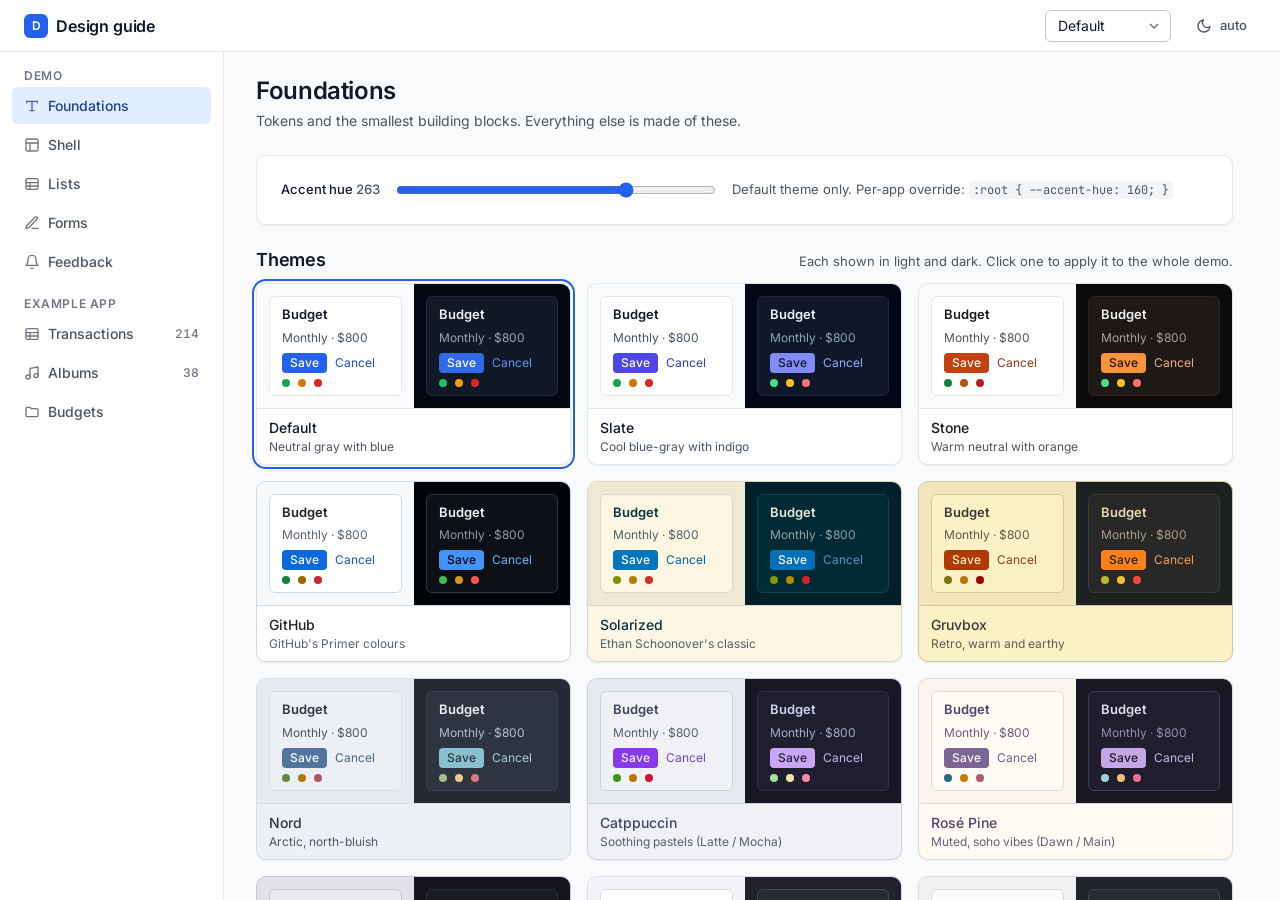
<file: design_guide/demo/index.html>
<!DOCTYPE html>
<html lang="en">
<head>
  <meta charset="UTF-8">
  <meta name="viewport" content="width=device-width, initial-scale=1.0, viewport-fit=cover">
  <title>Foundations · Design guide</title>
  <link rel="stylesheet" href="../design.css">
  <link rel="stylesheet" href="../themes.css">
  <link rel="stylesheet" href="demo.css">
  <script src="../design.js" defer></script>
  <script src="demo.js"></script>
</head>
<body class="app">

  <header class="app-header">
    <a class="brand" href="index.html"><span class="brand-mark">D</span>Design guide</a>
    <div id="flash" class="flash-region" role="status" aria-live="polite"></div>
    <select class="w-auto" data-demo-theme-select aria-label="Theme">
      <option value="default">Default</option>
      <option value="slate">Slate</option>
      <option value="stone">Stone</option>
      <option value="github">GitHub</option>
      <option value="solarized">Solarized</option>
      <option value="gruvbox">Gruvbox</option>
      <option value="nord">Nord</option>
      <option value="catppuccin">Catppuccin</option>
      <option value="rose-pine">Rosé Pine</option>
      <option value="tokyo-night">Tokyo Night</option>
      <option value="dracula">Dracula</option>
      <option value="one">One</option>
      <option value="everforest">Everforest</option>
      <option value="kanagawa">Kanagawa</option>
      <option value="sepia">Sepia</option>
    </select>
    <button type="button" class="ghost small" data-demo-mode title="Cycle mode: auto / light / dark"><svg viewBox="0 0 24 24" fill="none" stroke="currentColor" stroke-width="2" stroke-linecap="round" stroke-linejoin="round" aria-hidden="true"><path d="M21 12.8A9 9 0 1111.2 3a7 7 0 009.8 9.8z"/></svg><span class="label hide-narrow">auto</span></button>
  </header>

  <nav class="sidenav" aria-label="Main">
    <h2>Demo</h2>
    <ul>
        <li><a href="index.html" aria-current="page"><svg viewBox="0 0 24 24" fill="none" stroke="currentColor" stroke-width="2" stroke-linecap="round" stroke-linejoin="round" aria-hidden="true"><path d="M4 7V5h16v2M9 19h6M12 5v14"/></svg><span>Foundations</span></a></li>
        <li><a href="shell.html"><svg viewBox="0 0 24 24" fill="none" stroke="currentColor" stroke-width="2" stroke-linecap="round" stroke-linejoin="round" aria-hidden="true"><rect x="3" y="3" width="18" height="18" rx="2"/><path d="M3 9h18M9 9v12"/></svg><span>Shell</span></a></li>
        <li><a href="lists.html"><svg viewBox="0 0 24 24" fill="none" stroke="currentColor" stroke-width="2" stroke-linecap="round" stroke-linejoin="round" aria-hidden="true"><rect x="3" y="4" width="18" height="16" rx="2"/><path d="M3 10h18M3 15h18M9 10v10"/></svg><span>Lists</span></a></li>
        <li><a href="forms.html"><svg viewBox="0 0 24 24" fill="none" stroke="currentColor" stroke-width="2" stroke-linecap="round" stroke-linejoin="round" aria-hidden="true"><path d="M12 20h9"/><path d="M16.5 3.5a2.1 2.1 0 013 3L7 19l-4 1 1-4z"/></svg><span>Forms</span></a></li>
        <li><a href="feedback.html"><svg viewBox="0 0 24 24" fill="none" stroke="currentColor" stroke-width="2" stroke-linecap="round" stroke-linejoin="round" aria-hidden="true"><path d="M6 8a6 6 0 0112 0c0 7 3 9 3 9H3s3-2 3-9"/><path d="M10.3 21a1.94 1.94 0 003.4 0"/></svg><span>Feedback</span></a></li>
    </ul>
    <h2 class="hide-narrow">Example app</h2>
    <ul class="hide-narrow">
      <li><a href="lists.html#table-view"><svg viewBox="0 0 24 24" fill="none" stroke="currentColor" stroke-width="2" stroke-linecap="round" stroke-linejoin="round" aria-hidden="true"><rect x="3" y="4" width="18" height="16" rx="2"/><path d="M3 10h18M3 15h18M9 10v10"/></svg>Transactions <span class="count">214</span></a></li>
      <li><a href="lists.html#tile-view"><svg viewBox="0 0 24 24" fill="none" stroke="currentColor" stroke-width="2" stroke-linecap="round" stroke-linejoin="round" aria-hidden="true"><path d="M9 18V5l12-2v13"/><circle cx="6" cy="18" r="3"/><circle cx="18" cy="16" r="3"/></svg>Albums <span class="count">38</span></a></li>
      <li><a href="forms.html#inline-form"><svg viewBox="0 0 24 24" fill="none" stroke="currentColor" stroke-width="2" stroke-linecap="round" stroke-linejoin="round" aria-hidden="true"><path d="M3 7a2 2 0 012-2h4l2 2h8a2 2 0 012 2v8a2 2 0 01-2 2H5a2 2 0 01-2-2z"/></svg>Budgets</a></li>
    </ul>
  </nav>

  <main>
    <div class="page">
      <header class="page-header">
        <div class="title-row">
          <div>
            <h1>Foundations</h1>
            <p class="subtitle">Tokens and the smallest building blocks. Everything else is made of these.</p>
          </div>
        </div>
      </header>

      <div class="card">
        <div class="card-body cluster gap-4">
          <label for="hue" class="small">Accent hue <span class="muted num" data-demo-hue-value>263</span></label>
          <input id="hue" type="range" min="0" max="360" step="1" data-demo-hue style="max-width: 20rem">
          <span class="small muted">Default theme only. Per-app override: <code>:root { --accent-hue: 160; }</code></span>
        </div>
      </div>

      <section class="section" id="themes">
        <header><h2>Themes</h2><span class="small muted">Each shown in light and dark. Click one to apply it to the whole demo.</span></header>
        <div class="theme-grid">
          <button type="button" class="theme-card" data-theme="default" data-demo-set-theme="default" aria-label="Use Default theme">
            <div class="tp"><div class="tp-half" data-mode="light">
              <div class="tp-surface">
                <div class="tp-title">Budget</div>
                <div class="tp-muted">Monthly · $800</div>
                <div class="tp-row"><span class="tp-btn">Save</span><span class="tp-link">Cancel</span></div>
                <div class="tp-row"><span class="tp-dot" style="background:var(--color-success)"></span><span class="tp-dot" style="background:var(--color-warning)"></span><span class="tp-dot" style="background:var(--color-danger)"></span></div>
              </div>
            </div><div class="tp-half" data-mode="dark">
              <div class="tp-surface">
                <div class="tp-title">Budget</div>
                <div class="tp-muted">Monthly · $800</div>
                <div class="tp-row"><span class="tp-btn">Save</span><span class="tp-link">Cancel</span></div>
                <div class="tp-row"><span class="tp-dot" style="background:var(--color-success)"></span><span class="tp-dot" style="background:var(--color-warning)"></span><span class="tp-dot" style="background:var(--color-danger)"></span></div>
              </div>
            </div></div>
            <div class="tc-label"><span class="medium">Default</span><span class="xsmall muted">Neutral gray with blue</span></div>
          </button>
          <button type="button" class="theme-card" data-theme="slate" data-demo-set-theme="slate" aria-label="Use Slate theme">
            <div class="tp"><div class="tp-half" data-mode="light">
              <div class="tp-surface">
                <div class="tp-title">Budget</div>
                <div class="tp-muted">Monthly · $800</div>
                <div class="tp-row"><span class="tp-btn">Save</span><span class="tp-link">Cancel</span></div>
                <div class="tp-row"><span class="tp-dot" style="background:var(--color-success)"></span><span class="tp-dot" style="background:var(--color-warning)"></span><span class="tp-dot" style="background:var(--color-danger)"></span></div>
              </div>
            </div><div class="tp-half" data-mode="dark">
              <div class="tp-surface">
                <div class="tp-title">Budget</div>
                <div class="tp-muted">Monthly · $800</div>
                <div class="tp-row"><span class="tp-btn">Save</span><span class="tp-link">Cancel</span></div>
                <div class="tp-row"><span class="tp-dot" style="background:var(--color-success)"></span><span class="tp-dot" style="background:var(--color-warning)"></span><span class="tp-dot" style="background:var(--color-danger)"></span></div>
              </div>
            </div></div>
            <div class="tc-label"><span class="medium">Slate</span><span class="xsmall muted">Cool blue-gray with indigo</span></div>
          </button>
          <button type="button" class="theme-card" data-theme="stone" data-demo-set-theme="stone" aria-label="Use Stone theme">
            <div class="tp"><div class="tp-half" data-mode="light">
              <div class="tp-surface">
                <div class="tp-title">Budget</div>
                <div class="tp-muted">Monthly · $800</div>
                <div class="tp-row"><span class="tp-btn">Save</span><span class="tp-link">Cancel</span></div>
                <div class="tp-row"><span class="tp-dot" style="background:var(--color-success)"></span><span class="tp-dot" style="background:var(--color-warning)"></span><span class="tp-dot" style="background:var(--color-danger)"></span></div>
              </div>
            </div><div class="tp-half" data-mode="dark">
              <div class="tp-surface">
                <div class="tp-title">Budget</div>
                <div class="tp-muted">Monthly · $800</div>
                <div class="tp-row"><span class="tp-btn">Save</span><span class="tp-link">Cancel</span></div>
                <div class="tp-row"><span class="tp-dot" style="background:var(--color-success)"></span><span class="tp-dot" style="background:var(--color-warning)"></span><span class="tp-dot" style="background:var(--color-danger)"></span></div>
              </div>
            </div></div>
            <div class="tc-label"><span class="medium">Stone</span><span class="xsmall muted">Warm neutral with orange</span></div>
          </button>
          <button type="button" class="theme-card" data-theme="github" data-demo-set-theme="github" aria-label="Use GitHub theme">
            <div class="tp"><div class="tp-half" data-mode="light">
              <div class="tp-surface">
                <div class="tp-title">Budget</div>
                <div class="tp-muted">Monthly · $800</div>
                <div class="tp-row"><span class="tp-btn">Save</span><span class="tp-link">Cancel</span></div>
                <div class="tp-row"><span class="tp-dot" style="background:var(--color-success)"></span><span class="tp-dot" style="background:var(--color-warning)"></span><span class="tp-dot" style="background:var(--color-danger)"></span></div>
              </div>
            </div><div class="tp-half" data-mode="dark">
              <div class="tp-surface">
                <div class="tp-title">Budget</div>
                <div class="tp-muted">Monthly · $800</div>
                <div class="tp-row"><span class="tp-btn">Save</span><span class="tp-link">Cancel</span></div>
                <div class="tp-row"><span class="tp-dot" style="background:var(--color-success)"></span><span class="tp-dot" style="background:var(--color-warning)"></span><span class="tp-dot" style="background:var(--color-danger)"></span></div>
              </div>
            </div></div>
            <div class="tc-label"><span class="medium">GitHub</span><span class="xsmall muted">GitHub's Primer colours</span></div>
          </button>
          <button type="button" class="theme-card" data-theme="solarized" data-demo-set-theme="solarized" aria-label="Use Solarized theme">
            <div class="tp"><div class="tp-half" data-mode="light">
              <div class="tp-surface">
                <div class="tp-title">Budget</div>
                <div class="tp-muted">Monthly · $800</div>
                <div class="tp-row"><span class="tp-btn">Save</span><span class="tp-link">Cancel</span></div>
                <div class="tp-row"><span class="tp-dot" style="background:var(--color-success)"></span><span class="tp-dot" style="background:var(--color-warning)"></span><span class="tp-dot" style="background:var(--color-danger)"></span></div>
              </div>
            </div><div class="tp-half" data-mode="dark">
              <div class="tp-surface">
                <div class="tp-title">Budget</div>
                <div class="tp-muted">Monthly · $800</div>
                <div class="tp-row"><span class="tp-btn">Save</span><span class="tp-link">Cancel</span></div>
                <div class="tp-row"><span class="tp-dot" style="background:var(--color-success)"></span><span class="tp-dot" style="background:var(--color-warning)"></span><span class="tp-dot" style="background:var(--color-danger)"></span></div>
              </div>
            </div></div>
            <div class="tc-label"><span class="medium">Solarized</span><span class="xsmall muted">Ethan Schoonover's classic</span></div>
          </button>
          <button type="button" class="theme-card" data-theme="gruvbox" data-demo-set-theme="gruvbox" aria-label="Use Gruvbox theme">
            <div class="tp"><div class="tp-half" data-mode="light">
              <div class="tp-surface">
                <div class="tp-title">Budget</div>
                <div class="tp-muted">Monthly · $800</div>
                <div class="tp-row"><span class="tp-btn">Save</span><span class="tp-link">Cancel</span></div>
                <div class="tp-row"><span class="tp-dot" style="background:var(--color-success)"></span><span class="tp-dot" style="background:var(--color-warning)"></span><span class="tp-dot" style="background:var(--color-danger)"></span></div>
              </div>
            </div><div class="tp-half" data-mode="dark">
              <div class="tp-surface">
                <div class="tp-title">Budget</div>
                <div class="tp-muted">Monthly · $800</div>
                <div class="tp-row"><span class="tp-btn">Save</span><span class="tp-link">Cancel</span></div>
                <div class="tp-row"><span class="tp-dot" style="background:var(--color-success)"></span><span class="tp-dot" style="background:var(--color-warning)"></span><span class="tp-dot" style="background:var(--color-danger)"></span></div>
              </div>
            </div></div>
            <div class="tc-label"><span class="medium">Gruvbox</span><span class="xsmall muted">Retro, warm and earthy</span></div>
          </button>
          <button type="button" class="theme-card" data-theme="nord" data-demo-set-theme="nord" aria-label="Use Nord theme">
            <div class="tp"><div class="tp-half" data-mode="light">
              <div class="tp-surface">
                <div class="tp-title">Budget</div>
                <div class="tp-muted">Monthly · $800</div>
                <div class="tp-row"><span class="tp-btn">Save</span><span class="tp-link">Cancel</span></div>
                <div class="tp-row"><span class="tp-dot" style="background:var(--color-success)"></span><span class="tp-dot" style="background:var(--color-warning)"></span><span class="tp-dot" style="background:var(--color-danger)"></span></div>
              </div>
            </div><div class="tp-half" data-mode="dark">
              <div class="tp-surface">
                <div class="tp-title">Budget</div>
                <div class="tp-muted">Monthly · $800</div>
                <div class="tp-row"><span class="tp-btn">Save</span><span class="tp-link">Cancel</span></div>
                <div class="tp-row"><span class="tp-dot" style="background:var(--color-success)"></span><span class="tp-dot" style="background:var(--color-warning)"></span><span class="tp-dot" style="background:var(--color-danger)"></span></div>
              </div>
            </div></div>
            <div class="tc-label"><span class="medium">Nord</span><span class="xsmall muted">Arctic, north-bluish</span></div>
          </button>
          <button type="button" class="theme-card" data-theme="catppuccin" data-demo-set-theme="catppuccin" aria-label="Use Catppuccin theme">
            <div class="tp"><div class="tp-half" data-mode="light">
              <div class="tp-surface">
                <div class="tp-title">Budget</div>
                <div class="tp-muted">Monthly · $800</div>
                <div class="tp-row"><span class="tp-btn">Save</span><span class="tp-link">Cancel</span></div>
                <div class="tp-row"><span class="tp-dot" style="background:var(--color-success)"></span><span class="tp-dot" style="background:var(--color-warning)"></span><span class="tp-dot" style="background:var(--color-danger)"></span></div>
              </div>
            </div><div class="tp-half" data-mode="dark">
              <div class="tp-surface">
                <div class="tp-title">Budget</div>
                <div class="tp-muted">Monthly · $800</div>
                <div class="tp-row"><span class="tp-btn">Save</span><span class="tp-link">Cancel</span></div>
                <div class="tp-row"><span class="tp-dot" style="background:var(--color-success)"></span><span class="tp-dot" style="background:var(--color-warning)"></span><span class="tp-dot" style="background:var(--color-danger)"></span></div>
              </div>
            </div></div>
            <div class="tc-label"><span class="medium">Catppuccin</span><span class="xsmall muted">Soothing pastels (Latte / Mocha)</span></div>
          </button>
          <button type="button" class="theme-card" data-theme="rose-pine" data-demo-set-theme="rose-pine" aria-label="Use Rosé Pine theme">
            <div class="tp"><div class="tp-half" data-mode="light">
              <div class="tp-surface">
                <div class="tp-title">Budget</div>
                <div class="tp-muted">Monthly · $800</div>
                <div class="tp-row"><span class="tp-btn">Save</span><span class="tp-link">Cancel</span></div>
                <div class="tp-row"><span class="tp-dot" style="background:var(--color-success)"></span><span class="tp-dot" style="background:var(--color-warning)"></span><span class="tp-dot" style="background:var(--color-danger)"></span></div>
              </div>
            </div><div class="tp-half" data-mode="dark">
              <div class="tp-surface">
                <div class="tp-title">Budget</div>
                <div class="tp-muted">Monthly · $800</div>
                <div class="tp-row"><span class="tp-btn">Save</span><span class="tp-link">Cancel</span></div>
                <div class="tp-row"><span class="tp-dot" style="background:var(--color-success)"></span><span class="tp-dot" style="background:var(--color-warning)"></span><span class="tp-dot" style="background:var(--color-danger)"></span></div>
              </div>
            </div></div>
            <div class="tc-label"><span class="medium">Rosé Pine</span><span class="xsmall muted">Muted, soho vibes (Dawn / Main)</span></div>
          </button>
          <button type="button" class="theme-card" data-theme="tokyo-night" data-demo-set-theme="tokyo-night" aria-label="Use Tokyo Night theme">
            <div class="tp"><div class="tp-half" data-mode="light">
              <div class="tp-surface">
                <div class="tp-title">Budget</div>
                <div class="tp-muted">Monthly · $800</div>
                <div class="tp-row"><span class="tp-btn">Save</span><span class="tp-link">Cancel</span></div>
                <div class="tp-row"><span class="tp-dot" style="background:var(--color-success)"></span><span class="tp-dot" style="background:var(--color-warning)"></span><span class="tp-dot" style="background:var(--color-danger)"></span></div>
              </div>
            </div><div class="tp-half" data-mode="dark">
              <div class="tp-surface">
                <div class="tp-title">Budget</div>
                <div class="tp-muted">Monthly · $800</div>
                <div class="tp-row"><span class="tp-btn">Save</span><span class="tp-link">Cancel</span></div>
                <div class="tp-row"><span class="tp-dot" style="background:var(--color-success)"></span><span class="tp-dot" style="background:var(--color-warning)"></span><span class="tp-dot" style="background:var(--color-danger)"></span></div>
              </div>
            </div></div>
            <div class="tc-label"><span class="medium">Tokyo Night</span><span class="xsmall muted">Neon city at night (Day / Night)</span></div>
          </button>
          <button type="button" class="theme-card" data-theme="dracula" data-demo-set-theme="dracula" aria-label="Use Dracula theme">
            <div class="tp"><div class="tp-half" data-mode="light">
              <div class="tp-surface">
                <div class="tp-title">Budget</div>
                <div class="tp-muted">Monthly · $800</div>
                <div class="tp-row"><span class="tp-btn">Save</span><span class="tp-link">Cancel</span></div>
                <div class="tp-row"><span class="tp-dot" style="background:var(--color-success)"></span><span class="tp-dot" style="background:var(--color-warning)"></span><span class="tp-dot" style="background:var(--color-danger)"></span></div>
              </div>
            </div><div class="tp-half" data-mode="dark">
              <div class="tp-surface">
                <div class="tp-title">Budget</div>
                <div class="tp-muted">Monthly · $800</div>
                <div class="tp-row"><span class="tp-btn">Save</span><span class="tp-link">Cancel</span></div>
                <div class="tp-row"><span class="tp-dot" style="background:var(--color-success)"></span><span class="tp-dot" style="background:var(--color-warning)"></span><span class="tp-dot" style="background:var(--color-danger)"></span></div>
              </div>
            </div></div>
            <div class="tc-label"><span class="medium">Dracula</span><span class="xsmall muted">Dark purple classic, with a light companion</span></div>
          </button>
          <button type="button" class="theme-card" data-theme="one" data-demo-set-theme="one" aria-label="Use One theme">
            <div class="tp"><div class="tp-half" data-mode="light">
              <div class="tp-surface">
                <div class="tp-title">Budget</div>
                <div class="tp-muted">Monthly · $800</div>
                <div class="tp-row"><span class="tp-btn">Save</span><span class="tp-link">Cancel</span></div>
                <div class="tp-row"><span class="tp-dot" style="background:var(--color-success)"></span><span class="tp-dot" style="background:var(--color-warning)"></span><span class="tp-dot" style="background:var(--color-danger)"></span></div>
              </div>
            </div><div class="tp-half" data-mode="dark">
              <div class="tp-surface">
                <div class="tp-title">Budget</div>
                <div class="tp-muted">Monthly · $800</div>
                <div class="tp-row"><span class="tp-btn">Save</span><span class="tp-link">Cancel</span></div>
                <div class="tp-row"><span class="tp-dot" style="background:var(--color-success)"></span><span class="tp-dot" style="background:var(--color-warning)"></span><span class="tp-dot" style="background:var(--color-danger)"></span></div>
              </div>
            </div></div>
            <div class="tc-label"><span class="medium">One</span><span class="xsmall muted">Atom's One Light / One Dark</span></div>
          </button>
          <button type="button" class="theme-card" data-theme="everforest" data-demo-set-theme="everforest" aria-label="Use Everforest theme">
            <div class="tp"><div class="tp-half" data-mode="light">
              <div class="tp-surface">
                <div class="tp-title">Budget</div>
                <div class="tp-muted">Monthly · $800</div>
                <div class="tp-row"><span class="tp-btn">Save</span><span class="tp-link">Cancel</span></div>
                <div class="tp-row"><span class="tp-dot" style="background:var(--color-success)"></span><span class="tp-dot" style="background:var(--color-warning)"></span><span class="tp-dot" style="background:var(--color-danger)"></span></div>
              </div>
            </div><div class="tp-half" data-mode="dark">
              <div class="tp-surface">
                <div class="tp-title">Budget</div>
                <div class="tp-muted">Monthly · $800</div>
                <div class="tp-row"><span class="tp-btn">Save</span><span class="tp-link">Cancel</span></div>
                <div class="tp-row"><span class="tp-dot" style="background:var(--color-success)"></span><span class="tp-dot" style="background:var(--color-warning)"></span><span class="tp-dot" style="background:var(--color-danger)"></span></div>
              </div>
            </div></div>
            <div class="tc-label"><span class="medium">Everforest</span><span class="xsmall muted">Green, comfortable and calm</span></div>
          </button>
          <button type="button" class="theme-card" data-theme="kanagawa" data-demo-set-theme="kanagawa" aria-label="Use Kanagawa theme">
            <div class="tp"><div class="tp-half" data-mode="light">
              <div class="tp-surface">
                <div class="tp-title">Budget</div>
                <div class="tp-muted">Monthly · $800</div>
                <div class="tp-row"><span class="tp-btn">Save</span><span class="tp-link">Cancel</span></div>
                <div class="tp-row"><span class="tp-dot" style="background:var(--color-success)"></span><span class="tp-dot" style="background:var(--color-warning)"></span><span class="tp-dot" style="background:var(--color-danger)"></span></div>
              </div>
            </div><div class="tp-half" data-mode="dark">
              <div class="tp-surface">
                <div class="tp-title">Budget</div>
                <div class="tp-muted">Monthly · $800</div>
                <div class="tp-row"><span class="tp-btn">Save</span><span class="tp-link">Cancel</span></div>
                <div class="tp-row"><span class="tp-dot" style="background:var(--color-success)"></span><span class="tp-dot" style="background:var(--color-warning)"></span><span class="tp-dot" style="background:var(--color-danger)"></span></div>
              </div>
            </div></div>
            <div class="tc-label"><span class="medium">Kanagawa</span><span class="xsmall muted">After Hokusai's Great Wave (Lotus / Wave)</span></div>
          </button>
          <button type="button" class="theme-card" data-theme="sepia" data-demo-set-theme="sepia" aria-label="Use Sepia theme">
            <div class="tp"><div class="tp-half" data-mode="light">
              <div class="tp-surface">
                <div class="tp-title">Budget</div>
                <div class="tp-muted">Monthly · $800</div>
                <div class="tp-row"><span class="tp-btn">Save</span><span class="tp-link">Cancel</span></div>
                <div class="tp-row"><span class="tp-dot" style="background:var(--color-success)"></span><span class="tp-dot" style="background:var(--color-warning)"></span><span class="tp-dot" style="background:var(--color-danger)"></span></div>
              </div>
            </div><div class="tp-half" data-mode="dark">
              <div class="tp-surface">
                <div class="tp-title">Budget</div>
                <div class="tp-muted">Monthly · $800</div>
                <div class="tp-row"><span class="tp-btn">Save</span><span class="tp-link">Cancel</span></div>
                <div class="tp-row"><span class="tp-dot" style="background:var(--color-success)"></span><span class="tp-dot" style="background:var(--color-warning)"></span><span class="tp-dot" style="background:var(--color-danger)"></span></div>
              </div>
            </div></div>
            <div class="tc-label"><span class="medium">Sepia</span><span class="xsmall muted">Paper and ink, easy on the eyes</span></div>
          </button>
        </div>
        <p class="small muted">Apps choose a theme with <code>&lt;html data-theme="nord"&gt;</code> and load <code>themes.css</code> after <code>design.css</code>. Light/dark follows the system unless <code>data-mode="light|dark"</code> is set.</p>
      </section>

      <section class="section">
        <header><h2>Colour</h2><span class="small muted">Semantic tokens; each has a light and a dark value.</span></header>
        <div class="grid gap-3" style="--min: 13rem">
          <div class="cluster gap-3"><span class="thumb sm" style="background: var(--color-bg); outline: 1px solid var(--color-border-strong); outline-offset: -1px"></span>
            <div><div class="medium">bg</div><div class="xsmall mono muted">--color-bg</div></div></div>
          <div class="cluster gap-3"><span class="thumb sm" style="background: var(--color-surface); outline: 1px solid var(--color-border-strong); outline-offset: -1px"></span>
            <div><div class="medium">surface</div><div class="xsmall mono muted">--color-surface</div></div></div>
          <div class="cluster gap-3"><span class="thumb sm" style="background: var(--color-surface-sunken); outline: 1px solid var(--color-border-strong); outline-offset: -1px"></span>
            <div><div class="medium">surface-sunken</div><div class="xsmall mono muted">--color-surface-sunken</div></div></div>
          <div class="cluster gap-3"><span class="thumb sm" style="background: var(--color-border); outline: 1px solid var(--color-border-strong); outline-offset: -1px"></span>
            <div><div class="medium">border</div><div class="xsmall mono muted">--color-border</div></div></div>
          <div class="cluster gap-3"><span class="thumb sm" style="background: var(--color-border-strong); outline: 1px solid var(--color-border-strong); outline-offset: -1px"></span>
            <div><div class="medium">border-strong</div><div class="xsmall mono muted">--color-border-strong</div></div></div>
          <div class="cluster gap-3"><span class="thumb sm" style="background: var(--color-text); outline: 1px solid var(--color-border-strong); outline-offset: -1px"></span>
            <div><div class="medium">text</div><div class="xsmall mono muted">--color-text</div></div></div>
          <div class="cluster gap-3"><span class="thumb sm" style="background: var(--color-text-muted); outline: 1px solid var(--color-border-strong); outline-offset: -1px"></span>
            <div><div class="medium">text-muted</div><div class="xsmall mono muted">--color-text-muted</div></div></div>
          <div class="cluster gap-3"><span class="thumb sm" style="background: var(--color-text-subtle); outline: 1px solid var(--color-border-strong); outline-offset: -1px"></span>
            <div><div class="medium">text-subtle</div><div class="xsmall mono muted">--color-text-subtle</div></div></div>
          <div class="cluster gap-3"><span class="thumb sm" style="background: var(--color-accent); outline: 1px solid var(--color-border-strong); outline-offset: -1px"></span>
            <div><div class="medium">accent</div><div class="xsmall mono muted">--color-accent</div></div></div>
          <div class="cluster gap-3"><span class="thumb sm" style="background: var(--color-accent-soft); outline: 1px solid var(--color-border-strong); outline-offset: -1px"></span>
            <div><div class="medium">accent-soft</div><div class="xsmall mono muted">--color-accent-soft</div></div></div>
          <div class="cluster gap-3"><span class="thumb sm" style="background: var(--color-link); outline: 1px solid var(--color-border-strong); outline-offset: -1px"></span>
            <div><div class="medium">link</div><div class="xsmall mono muted">--color-link</div></div></div>
          <div class="cluster gap-3"><span class="thumb sm" style="background: var(--color-success); outline: 1px solid var(--color-border-strong); outline-offset: -1px"></span>
            <div><div class="medium">success</div><div class="xsmall mono muted">--color-success</div></div></div>
          <div class="cluster gap-3"><span class="thumb sm" style="background: var(--color-warning); outline: 1px solid var(--color-border-strong); outline-offset: -1px"></span>
            <div><div class="medium">warning</div><div class="xsmall mono muted">--color-warning</div></div></div>
          <div class="cluster gap-3"><span class="thumb sm" style="background: var(--color-danger); outline: 1px solid var(--color-border-strong); outline-offset: -1px"></span>
            <div><div class="medium">danger</div><div class="xsmall mono muted">--color-danger</div></div></div>
        </div>
      </section>

      <section class="section">
        <header><h2>Typography</h2><span class="small muted">Inter for UI, JetBrains Mono for code and IDs.</span></header>
        <div class="card">
          <table>
            <thead><tr><th>Token</th><th class="num">Size</th><th>Sample</th><th>Used for</th></tr></thead>
            <tbody>
            <tr><td class="nowrap mono xsmall muted">--text-2xl</td><td class="num muted small">30px</td>
              <td style="font-size: var(--text-2xl); font-weight: 600">Big numbers</td><td class="muted small">Stat values</td></tr>
            <tr><td class="nowrap mono xsmall muted">--text-xl</td><td class="num muted small">24px</td>
              <td style="font-size: var(--text-xl); font-weight: 600">Page title</td><td class="muted small">h1</td></tr>
            <tr><td class="nowrap mono xsmall muted">--text-lg</td><td class="num muted small">18px</td>
              <td style="font-size: var(--text-lg); font-weight: 600">Section title</td><td class="muted small">h2</td></tr>
            <tr><td class="nowrap mono xsmall muted">--text-md</td><td class="num muted small">16px</td>
              <td style="font-size: var(--text-md); font-weight: 600">Subsection title</td><td class="muted small">h3, card titles</td></tr>
            <tr><td class="nowrap mono xsmall muted">--text-base</td><td class="num muted small">14px</td>
              <td style="font-size: var(--text-base); font-weight: 400">Body text and controls</td><td class="muted small">default</td></tr>
            <tr><td class="nowrap mono xsmall muted">--text-sm</td><td class="num muted small">13px</td>
              <td style="font-size: var(--text-sm); font-weight: 400">Metadata, hints, secondary text</td><td class="muted small">.small</td></tr>
            <tr><td class="nowrap mono xsmall muted">--text-xs</td><td class="num muted small">12px</td>
              <td style="font-size: var(--text-xs); font-weight: 400">BADGES, TABLE HEADERS</td><td class="muted small">.xsmall</td></tr>
            </tbody>
          </table>
        </div>
        <div class="grid">
          <div class="card card-body stack gap-2">
            <h3>Inter</h3>
            <p>The quick brown fox jumps over the lazy dog. <em>Italic for emphasis</em>, <strong>semibold for strong</strong>, <span class="medium">medium for labels</span>.</p>
            <p class="small muted">Tabular figures keep columns aligned:</p>
            <div class="num" style="font-size: var(--text-md)">$1,111.11<br>$8,040.70<br>$&#8199;&#8199;999.00</div>
          </div>
          <div class="card card-body stack gap-2">
            <h3>JetBrains Mono</h3>
            <p class="mono">txn_01HZX3K9 · 2026-11-23T17:57:00Z</p>
            <pre><code>@layer reset, tokens, base,
       layout, components, utilities;</code></pre>
            <p>Inline <code>code</code> and keys like <kbd>Esc</kbd>.</p>
          </div>
        </div>
      </section>

      <section class="section">
        <header><h2>Spacing</h2><span class="small muted">Use only these steps for margins, gaps and padding.</span></header>
        <div class="card card-body stack gap-2">
            <div class="cluster gap-3"><code class="w-auto" style="min-width:5.5rem">--space-1</code><span class="small muted num" style="min-width:2.5rem">4px</span>
              <span style="display:block;height:0.75rem;width:var(--space-1);background:var(--color-accent);border-radius:2px"></span></div>
            <div class="cluster gap-3"><code class="w-auto" style="min-width:5.5rem">--space-2</code><span class="small muted num" style="min-width:2.5rem">8px</span>
              <span style="display:block;height:0.75rem;width:var(--space-2);background:var(--color-accent);border-radius:2px"></span></div>
            <div class="cluster gap-3"><code class="w-auto" style="min-width:5.5rem">--space-3</code><span class="small muted num" style="min-width:2.5rem">12px</span>
              <span style="display:block;height:0.75rem;width:var(--space-3);background:var(--color-accent);border-radius:2px"></span></div>
            <div class="cluster gap-3"><code class="w-auto" style="min-width:5.5rem">--space-4</code><span class="small muted num" style="min-width:2.5rem">16px</span>
              <span style="display:block;height:0.75rem;width:var(--space-4);background:var(--color-accent);border-radius:2px"></span></div>
            <div class="cluster gap-3"><code class="w-auto" style="min-width:5.5rem">--space-5</code><span class="small muted num" style="min-width:2.5rem">24px</span>
              <span style="display:block;height:0.75rem;width:var(--space-5);background:var(--color-accent);border-radius:2px"></span></div>
            <div class="cluster gap-3"><code class="w-auto" style="min-width:5.5rem">--space-6</code><span class="small muted num" style="min-width:2.5rem">32px</span>
              <span style="display:block;height:0.75rem;width:var(--space-6);background:var(--color-accent);border-radius:2px"></span></div>
            <div class="cluster gap-3"><code class="w-auto" style="min-width:5.5rem">--space-7</code><span class="small muted num" style="min-width:2.5rem">48px</span>
              <span style="display:block;height:0.75rem;width:var(--space-7);background:var(--color-accent);border-radius:2px"></span></div>
            <div class="cluster gap-3"><code class="w-auto" style="min-width:5.5rem">--space-8</code><span class="small muted num" style="min-width:2.5rem">64px</span>
              <span style="display:block;height:0.75rem;width:var(--space-8);background:var(--color-accent);border-radius:2px"></span></div>
        </div>
      </section>

      <section class="section">
        <header><h2>Radius &amp; elevation</h2></header>
        <div class="cluster gap-4">
          <div class="card card-body small" style="border-radius: var(--radius-sm); box-shadow: none">--radius-sm · flat</div>
          <div class="card card-body small" style="border-radius: var(--radius)">--radius · --shadow-sm</div>
          <div class="card card-body small" style="box-shadow: var(--shadow)">--radius-lg · --shadow</div>
          <div class="card card-body small" style="box-shadow: var(--shadow-lg)">--shadow-lg (dialogs, sticky bars)</div>
        </div>
      </section>

      <section class="section">
        <header><h2>Buttons</h2><span class="small muted">One primary action per area. The bare &lt;button&gt; is secondary.</span></header>
        <div class="card card-body stack">
          <div class="cluster">
            <button class="primary"><svg viewBox="0 0 24 24" fill="none" stroke="currentColor" stroke-width="2" stroke-linecap="round" stroke-linejoin="round" aria-hidden="true"><path d="M12 5v14M5 12h14"/></svg>Primary</button>
            <button>Secondary</button>
            <button class="ghost">Ghost</button>
            <button class="danger"><svg viewBox="0 0 24 24" fill="none" stroke="currentColor" stroke-width="2" stroke-linecap="round" stroke-linejoin="round" aria-hidden="true"><path d="M3 6h18M8 6V4h8v2M6 6l1 14h10l1-14"/></svg>Danger</button>
            <button class="ghost danger-text">Ghost danger</button>
            <button class="link">Link button</button>
            <a class="button" href="#">Link as button</a>
          </div>
          <div class="cluster">
            <button class="primary small">Small primary</button>
            <button class="small">Small</button>
            <button class="icon" aria-label="Search"><svg viewBox="0 0 24 24" fill="none" stroke="currentColor" stroke-width="2" stroke-linecap="round" stroke-linejoin="round" aria-hidden="true"><circle cx="11" cy="11" r="7"/><path d="M21 21l-4.3-4.3"/></svg></button>
            <button class="icon small ghost" aria-label="More"><svg viewBox="0 0 24 24" fill="none" stroke="currentColor" stroke-width="2" stroke-linecap="round" stroke-linejoin="round" aria-hidden="true"><circle cx="5" cy="12" r="1"/><circle cx="12" cy="12" r="1"/><circle cx="19" cy="12" r="1"/></svg></button>
            <button class="primary" disabled>Disabled</button>
            <button class="primary" data-demo-busy>Click: busy state</button>
          </div>
        </div>
      </section>

      <section class="section">
        <header><h2>Badges &amp; inline text</h2></header>
        <div class="card card-body stack gap-3">
          <div class="cluster">
            <span class="badge">neutral</span>
            <span class="badge info">info</span>
            <span class="badge success">reviewed</span>
            <span class="badge warning">pending</span>
            <span class="badge danger">failed</span>
            <span class="badge success dot">online</span>
          </div>
          <p>A <a href="#">text link</a>, some <span class="muted">muted</span> and <span class="subtle">subtle</span> text, a <mark>highlight</mark>, and an amount in <span class="danger-text num">−$42.10</span> or <span class="success-text num">+$1,200.00</span>.</p>
        </div>
      </section>

    </div>
  </main>

</body>
</html>
</file>
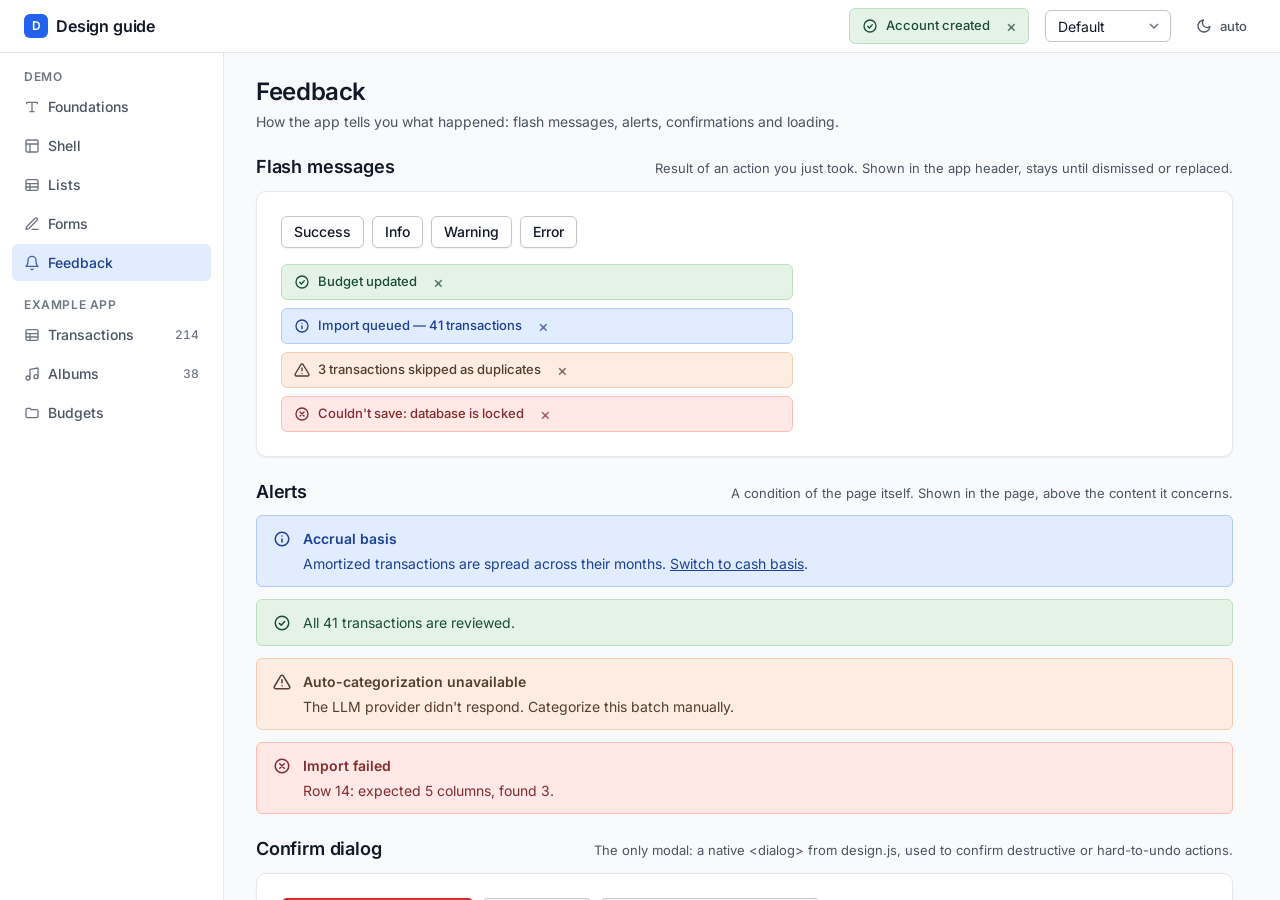
<file: design_guide/demo/feedback.html>
<!DOCTYPE html>
<html lang="en">
<head>
  <meta charset="UTF-8">
  <meta name="viewport" content="width=device-width, initial-scale=1.0, viewport-fit=cover">
  <title>Feedback · Design guide</title>
  <link rel="stylesheet" href="../design.css">
  <link rel="stylesheet" href="../themes.css">
  <link rel="stylesheet" href="demo.css">
  <script src="../design.js" defer></script>
  <script src="demo.js"></script>
</head>
<body class="app">

  <header class="app-header">
    <a class="brand" href="index.html"><span class="brand-mark">D</span>Design guide</a>
    <div id="flash" class="flash-region" role="status" aria-live="polite"><div class="flash success"><svg viewBox="0 0 24 24" fill="none" stroke="currentColor" stroke-width="2" stroke-linecap="round" stroke-linejoin="round" aria-hidden="true"><circle cx="12" cy="12" r="9"/><path d="M8.5 12.5l2.5 2.5 4.5-5"/></svg><span>Account created</span><button type="button" class="dismiss" data-dismiss aria-label="Dismiss">×</button></div></div>
    <select class="w-auto" data-demo-theme-select aria-label="Theme">
      <option value="default">Default</option>
      <option value="slate">Slate</option>
      <option value="stone">Stone</option>
      <option value="github">GitHub</option>
      <option value="solarized">Solarized</option>
      <option value="gruvbox">Gruvbox</option>
      <option value="nord">Nord</option>
      <option value="catppuccin">Catppuccin</option>
      <option value="rose-pine">Rosé Pine</option>
      <option value="tokyo-night">Tokyo Night</option>
      <option value="dracula">Dracula</option>
      <option value="one">One</option>
      <option value="everforest">Everforest</option>
      <option value="kanagawa">Kanagawa</option>
      <option value="sepia">Sepia</option>
    </select>
    <button type="button" class="ghost small" data-demo-mode title="Cycle mode: auto / light / dark"><svg viewBox="0 0 24 24" fill="none" stroke="currentColor" stroke-width="2" stroke-linecap="round" stroke-linejoin="round" aria-hidden="true"><path d="M21 12.8A9 9 0 1111.2 3a7 7 0 009.8 9.8z"/></svg><span class="label hide-narrow">auto</span></button>
  </header>

  <nav class="sidenav" aria-label="Main">
    <h2>Demo</h2>
    <ul>
        <li><a href="index.html"><svg viewBox="0 0 24 24" fill="none" stroke="currentColor" stroke-width="2" stroke-linecap="round" stroke-linejoin="round" aria-hidden="true"><path d="M4 7V5h16v2M9 19h6M12 5v14"/></svg><span>Foundations</span></a></li>
        <li><a href="shell.html"><svg viewBox="0 0 24 24" fill="none" stroke="currentColor" stroke-width="2" stroke-linecap="round" stroke-linejoin="round" aria-hidden="true"><rect x="3" y="3" width="18" height="18" rx="2"/><path d="M3 9h18M9 9v12"/></svg><span>Shell</span></a></li>
        <li><a href="lists.html"><svg viewBox="0 0 24 24" fill="none" stroke="currentColor" stroke-width="2" stroke-linecap="round" stroke-linejoin="round" aria-hidden="true"><rect x="3" y="4" width="18" height="16" rx="2"/><path d="M3 10h18M3 15h18M9 10v10"/></svg><span>Lists</span></a></li>
        <li><a href="forms.html"><svg viewBox="0 0 24 24" fill="none" stroke="currentColor" stroke-width="2" stroke-linecap="round" stroke-linejoin="round" aria-hidden="true"><path d="M12 20h9"/><path d="M16.5 3.5a2.1 2.1 0 013 3L7 19l-4 1 1-4z"/></svg><span>Forms</span></a></li>
        <li><a href="feedback.html" aria-current="page"><svg viewBox="0 0 24 24" fill="none" stroke="currentColor" stroke-width="2" stroke-linecap="round" stroke-linejoin="round" aria-hidden="true"><path d="M6 8a6 6 0 0112 0c0 7 3 9 3 9H3s3-2 3-9"/><path d="M10.3 21a1.94 1.94 0 003.4 0"/></svg><span>Feedback</span></a></li>
    </ul>
    <h2 class="hide-narrow">Example app</h2>
    <ul class="hide-narrow">
      <li><a href="lists.html#table-view"><svg viewBox="0 0 24 24" fill="none" stroke="currentColor" stroke-width="2" stroke-linecap="round" stroke-linejoin="round" aria-hidden="true"><rect x="3" y="4" width="18" height="16" rx="2"/><path d="M3 10h18M3 15h18M9 10v10"/></svg>Transactions <span class="count">214</span></a></li>
      <li><a href="lists.html#tile-view"><svg viewBox="0 0 24 24" fill="none" stroke="currentColor" stroke-width="2" stroke-linecap="round" stroke-linejoin="round" aria-hidden="true"><path d="M9 18V5l12-2v13"/><circle cx="6" cy="18" r="3"/><circle cx="18" cy="16" r="3"/></svg>Albums <span class="count">38</span></a></li>
      <li><a href="forms.html#inline-form"><svg viewBox="0 0 24 24" fill="none" stroke="currentColor" stroke-width="2" stroke-linecap="round" stroke-linejoin="round" aria-hidden="true"><path d="M3 7a2 2 0 012-2h4l2 2h8a2 2 0 012 2v8a2 2 0 01-2 2H5a2 2 0 01-2-2z"/></svg>Budgets</a></li>
    </ul>
  </nav>

  <main>
    <div class="page">
      <header class="page-header">
        <div class="title-row">
          <div>
            <h1>Feedback</h1>
            <p class="subtitle">How the app tells you what happened: flash messages, alerts, confirmations and loading.</p>
          </div>
        </div>
      </header>

      <section class="section">
        <header><h2>Flash messages</h2><span class="small muted">Result of an action you just took. Shown in the app header, stays until dismissed or replaced.</span></header>
        <div class="card card-body stack">
          <div class="cluster">
            <button data-demo-flash="success|Budget updated">Success</button>
            <button data-demo-flash="info|Import queued — 41 transactions">Info</button>
            <button data-demo-flash="warning|3 transactions skipped as duplicates">Warning</button>
            <button data-demo-flash="danger|Couldn't save: database is locked">Error</button>
          </div>
          <div class="stack gap-2">
            <div class="flash success"><svg viewBox="0 0 24 24" fill="none" stroke="currentColor" stroke-width="2" stroke-linecap="round" stroke-linejoin="round" aria-hidden="true"><circle cx="12" cy="12" r="9"/><path d="M8.5 12.5l2.5 2.5 4.5-5"/></svg><span>Budget updated</span><button type="button" class="dismiss" data-dismiss aria-label="Dismiss">×</button></div>
            <div class="flash"><svg viewBox="0 0 24 24" fill="none" stroke="currentColor" stroke-width="2" stroke-linecap="round" stroke-linejoin="round" aria-hidden="true"><circle cx="12" cy="12" r="9"/><path d="M12 16v-4M12 8h.01"/></svg><span>Import queued — 41 transactions</span><button type="button" class="dismiss" data-dismiss aria-label="Dismiss">×</button></div>
            <div class="flash warning"><svg viewBox="0 0 24 24" fill="none" stroke="currentColor" stroke-width="2" stroke-linecap="round" stroke-linejoin="round" aria-hidden="true"><path d="M10.3 3.9L1.8 18a2 2 0 001.7 3h17a2 2 0 001.7-3L13.7 3.9a2 2 0 00-3.4 0z"/><path d="M12 9v4M12 17h.01"/></svg><span>3 transactions skipped as duplicates</span><button type="button" class="dismiss" data-dismiss aria-label="Dismiss">×</button></div>
            <div class="flash danger"><svg viewBox="0 0 24 24" fill="none" stroke="currentColor" stroke-width="2" stroke-linecap="round" stroke-linejoin="round" aria-hidden="true"><circle cx="12" cy="12" r="9"/><path d="M15 9l-6 6M9 9l6 6"/></svg><span>Couldn't save: database is locked</span><button type="button" class="dismiss" data-dismiss aria-label="Dismiss">×</button></div>
          </div>
        </div>
      </section>

      <section class="section">
        <header><h2>Alerts</h2><span class="small muted">A condition of the page itself. Shown in the page, above the content it concerns.</span></header>
        <div class="alert"><svg viewBox="0 0 24 24" fill="none" stroke="currentColor" stroke-width="2" stroke-linecap="round" stroke-linejoin="round" aria-hidden="true"><circle cx="12" cy="12" r="9"/><path d="M12 16v-4M12 8h.01"/></svg><div><strong>Accrual basis</strong><span>Amortized transactions are spread across their months. <a href="#">Switch to cash basis</a>.</span></div></div>
        <div class="alert success"><svg viewBox="0 0 24 24" fill="none" stroke="currentColor" stroke-width="2" stroke-linecap="round" stroke-linejoin="round" aria-hidden="true"><circle cx="12" cy="12" r="9"/><path d="M8.5 12.5l2.5 2.5 4.5-5"/></svg><div>All 41 transactions are reviewed.</div></div>
        <div class="alert warning"><svg viewBox="0 0 24 24" fill="none" stroke="currentColor" stroke-width="2" stroke-linecap="round" stroke-linejoin="round" aria-hidden="true"><path d="M10.3 3.9L1.8 18a2 2 0 001.7 3h17a2 2 0 001.7-3L13.7 3.9a2 2 0 00-3.4 0z"/><path d="M12 9v4M12 17h.01"/></svg><div><strong>Auto-categorization unavailable</strong><span>The LLM provider didn't respond. Categorize this batch manually.</span></div></div>
        <div class="alert danger"><svg viewBox="0 0 24 24" fill="none" stroke="currentColor" stroke-width="2" stroke-linecap="round" stroke-linejoin="round" aria-hidden="true"><circle cx="12" cy="12" r="9"/><path d="M15 9l-6 6M9 9l6 6"/></svg><div><strong>Import failed</strong><span>Row 14: expected 5 columns, found 3.</span></div></div>
      </section>

      <section class="section">
        <header><h2>Confirm dialog</h2><span class="small muted">The only modal: a native &lt;dialog&gt; from design.js, used to confirm destructive or hard-to-undo actions.</span></header>
        <div class="card card-body cluster">
          <button class="danger" data-confirm="The Groceries budget will be removed. Transactions are not affected." data-confirm-title="Delete budget?" data-confirm-label="Delete" data-demo-flash="success|Budget deleted"><svg viewBox="0 0 24 24" fill="none" stroke="currentColor" stroke-width="2" stroke-linecap="round" stroke-linejoin="round" aria-hidden="true"><path d="M3 6h18M8 6V4h8v2M6 6l1 14h10l1-14"/></svg>Delete (data-confirm)</button>
          <button data-confirm="Unsaved changes on this page will be lost." data-confirm-title="Leave page?" data-confirm-label="Leave" data-confirm-tone="primary" data-demo-flash="info|Left the page">Primary tone</button>
          <button data-demo-confirm-js>From script: design.confirm()</button>
        </div>
        <pre><code>&lt;!-- htmx: unchanged templates, design.js swaps in the dialog --&gt;
&lt;button hx-delete="/ui/budgets/3" hx-target="closest tr" hx-swap="outerHTML"
        hx-confirm="The Groceries budget will be removed."
        data-confirm-title="Delete budget?" data-confirm-label="Delete"&gt;Delete&lt;/button&gt;</code></pre>
      </section>

      <section class="section">
        <header><h2>Loading</h2><span class="small muted">htmx adds <code>.htmx-request</code> to the element making a request; buttons show a spinner.</span></header>
        <div class="card card-body cluster gap-4">
          <button class="primary" data-demo-busy>Save (click me)</button>
          <button data-demo-busy>Refresh (click me)</button>
          <span class="cluster gap-2 small muted"><span class="spinner"></span>Loading transactions…</span>
        </div>
      </section>

    </div>
  </main>

</body>
</html>
</file>
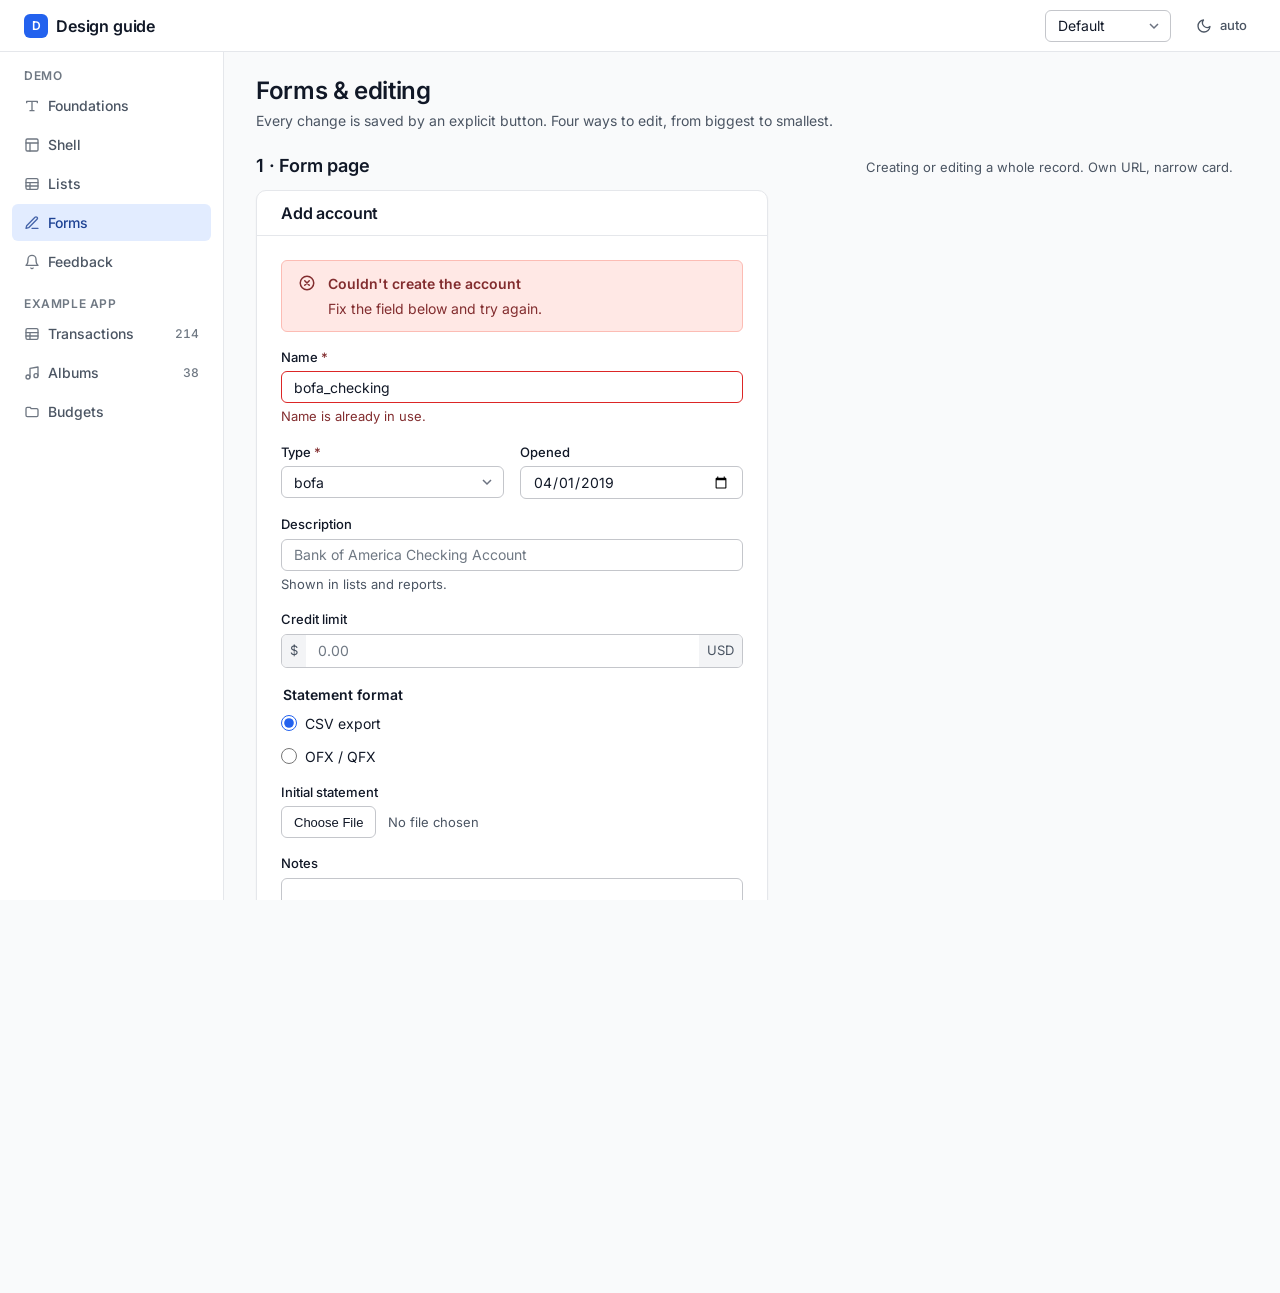
<file: design_guide/demo/forms.html>
<!DOCTYPE html>
<html lang="en">
<head>
  <meta charset="UTF-8">
  <meta name="viewport" content="width=device-width, initial-scale=1.0, viewport-fit=cover">
  <title>Forms & editing · Design guide</title>
  <link rel="stylesheet" href="../design.css">
  <link rel="stylesheet" href="../themes.css">
  <link rel="stylesheet" href="demo.css">
  <script src="../design.js" defer></script>
  <script src="demo.js"></script>
</head>
<body class="app">

  <header class="app-header">
    <a class="brand" href="index.html"><span class="brand-mark">D</span>Design guide</a>
    <div id="flash" class="flash-region" role="status" aria-live="polite"></div>
    <select class="w-auto" data-demo-theme-select aria-label="Theme">
      <option value="default">Default</option>
      <option value="slate">Slate</option>
      <option value="stone">Stone</option>
      <option value="github">GitHub</option>
      <option value="solarized">Solarized</option>
      <option value="gruvbox">Gruvbox</option>
      <option value="nord">Nord</option>
      <option value="catppuccin">Catppuccin</option>
      <option value="rose-pine">Rosé Pine</option>
      <option value="tokyo-night">Tokyo Night</option>
      <option value="dracula">Dracula</option>
      <option value="one">One</option>
      <option value="everforest">Everforest</option>
      <option value="kanagawa">Kanagawa</option>
      <option value="sepia">Sepia</option>
    </select>
    <button type="button" class="ghost small" data-demo-mode title="Cycle mode: auto / light / dark"><svg viewBox="0 0 24 24" fill="none" stroke="currentColor" stroke-width="2" stroke-linecap="round" stroke-linejoin="round" aria-hidden="true"><path d="M21 12.8A9 9 0 1111.2 3a7 7 0 009.8 9.8z"/></svg><span class="label hide-narrow">auto</span></button>
  </header>

  <nav class="sidenav" aria-label="Main">
    <h2>Demo</h2>
    <ul>
        <li><a href="index.html"><svg viewBox="0 0 24 24" fill="none" stroke="currentColor" stroke-width="2" stroke-linecap="round" stroke-linejoin="round" aria-hidden="true"><path d="M4 7V5h16v2M9 19h6M12 5v14"/></svg><span>Foundations</span></a></li>
        <li><a href="shell.html"><svg viewBox="0 0 24 24" fill="none" stroke="currentColor" stroke-width="2" stroke-linecap="round" stroke-linejoin="round" aria-hidden="true"><rect x="3" y="3" width="18" height="18" rx="2"/><path d="M3 9h18M9 9v12"/></svg><span>Shell</span></a></li>
        <li><a href="lists.html"><svg viewBox="0 0 24 24" fill="none" stroke="currentColor" stroke-width="2" stroke-linecap="round" stroke-linejoin="round" aria-hidden="true"><rect x="3" y="4" width="18" height="16" rx="2"/><path d="M3 10h18M3 15h18M9 10v10"/></svg><span>Lists</span></a></li>
        <li><a href="forms.html" aria-current="page"><svg viewBox="0 0 24 24" fill="none" stroke="currentColor" stroke-width="2" stroke-linecap="round" stroke-linejoin="round" aria-hidden="true"><path d="M12 20h9"/><path d="M16.5 3.5a2.1 2.1 0 013 3L7 19l-4 1 1-4z"/></svg><span>Forms</span></a></li>
        <li><a href="feedback.html"><svg viewBox="0 0 24 24" fill="none" stroke="currentColor" stroke-width="2" stroke-linecap="round" stroke-linejoin="round" aria-hidden="true"><path d="M6 8a6 6 0 0112 0c0 7 3 9 3 9H3s3-2 3-9"/><path d="M10.3 21a1.94 1.94 0 003.4 0"/></svg><span>Feedback</span></a></li>
    </ul>
    <h2 class="hide-narrow">Example app</h2>
    <ul class="hide-narrow">
      <li><a href="lists.html#table-view"><svg viewBox="0 0 24 24" fill="none" stroke="currentColor" stroke-width="2" stroke-linecap="round" stroke-linejoin="round" aria-hidden="true"><rect x="3" y="4" width="18" height="16" rx="2"/><path d="M3 10h18M3 15h18M9 10v10"/></svg>Transactions <span class="count">214</span></a></li>
      <li><a href="lists.html#tile-view"><svg viewBox="0 0 24 24" fill="none" stroke="currentColor" stroke-width="2" stroke-linecap="round" stroke-linejoin="round" aria-hidden="true"><path d="M9 18V5l12-2v13"/><circle cx="6" cy="18" r="3"/><circle cx="18" cy="16" r="3"/></svg>Albums <span class="count">38</span></a></li>
      <li><a href="forms.html#inline-form"><svg viewBox="0 0 24 24" fill="none" stroke="currentColor" stroke-width="2" stroke-linecap="round" stroke-linejoin="round" aria-hidden="true"><path d="M3 7a2 2 0 012-2h4l2 2h8a2 2 0 012 2v8a2 2 0 01-2 2H5a2 2 0 01-2-2z"/></svg>Budgets</a></li>
    </ul>
  </nav>

  <main>
    <div class="page">
      <header class="page-header">
        <div class="title-row">
          <div>
            <h1>Forms &amp; editing</h1>
            <p class="subtitle">Every change is saved by an explicit button. Four ways to edit, from biggest to smallest.</p>
          </div>
        </div>
      </header>

      <section class="section">
        <header><h2>1 · Form page</h2><span class="small muted">Creating or editing a whole record. Own URL, narrow card.</span></header>
        <div class="card form-page">
          <div class="card-header"><h2>Add account</h2></div>
          <form class="card-body form" data-demo-submit="Account created">
            <div class="alert danger"><svg viewBox="0 0 24 24" fill="none" stroke="currentColor" stroke-width="2" stroke-linecap="round" stroke-linejoin="round" aria-hidden="true"><circle cx="12" cy="12" r="9"/><path d="M15 9l-6 6M9 9l6 6"/></svg><div><strong>Couldn't create the account</strong><span>Fix the field below and try again.</span></div></div>
            <div class="field">
              <label for="name" class="required">Name</label>
              <input id="name" name="name" value="bofa_checking" aria-invalid="true" aria-describedby="name-err">
              <span id="name-err" class="field-error">Name is already in use.</span>
            </div>
            <div class="field-row">
              <div class="field">
                <label for="type" class="required">Type</label>
                <select id="type"><option value="">Select type…</option><option selected>bofa</option><option>amex</option><option>chase</option></select>
              </div>
              <div class="field">
                <label for="opened">Opened</label>
                <input id="opened" type="date" value="2019-04-01">
              </div>
            </div>
            <div class="field">
              <label for="desc">Description</label>
              <input id="desc" placeholder="Bank of America Checking Account">
              <span class="hint">Shown in lists and reports.</span>
            </div>
            <div class="field">
              <label for="limit">Credit limit</label>
              <div class="input-group"><span class="addon">$</span><input id="limit" type="number" step="0.01" placeholder="0.00"><span class="addon">USD</span></div>
            </div>
            <fieldset>
              <legend>Statement format</legend>
              <div class="field check"><input type="radio" id="f1" name="fmt" checked><label for="f1">CSV export</label></div>
              <div class="field check"><input type="radio" id="f2" name="fmt"><label for="f2">OFX / QFX</label></div>
            </fieldset>
            <div class="field">
              <label for="csv">Initial statement</label>
              <input id="csv" type="file" accept=".csv">
            </div>
            <div class="field">
              <label for="notes">Notes</label>
              <textarea id="notes"></textarea>
            </div>
            <div class="field check"><input type="checkbox" id="active" checked><label for="active">Include in reports</label></div>
            <div class="form-actions">
              <button class="primary" type="submit">Create account</button>
              <a class="button ghost" href="#">Cancel</a>
            </div>
          </form>
        </div>
      </section>

      <section class="section" id="inline-form">
        <header><h2>2 · Inline form</h2><span class="small muted">A quick add of a few fields, on one line above the list it adds to.</span></header>
        <form class="inline-form" data-demo-submit="Budget created">
          <div class="field"><label for="b-cat">Category</label><select id="b-cat"><option>Groceries</option><option>Dining</option><option>Fuel</option><option>Shopping</option><option>Utilities</option><option>Travel</option></select></div>
          <div class="field narrow"><label for="b-period">Period</label><select id="b-period"><option>monthly</option><option>yearly</option></select></div>
          <div class="field narrow"><label for="b-amt">Amount</label><div class="input-group"><span class="addon">$</span><input id="b-amt" type="number" step="0.01" placeholder="0.00"></div></div>
          <button class="primary" type="submit">Add budget</button>
          <button type="button" class="ghost">Cancel</button>
        </form>
      </section>

      <section class="section">
        <header><h2>3 · In-place edit</h2><span class="small muted">One value at a time. The cell turns into an input with Save / Cancel. Delete asks first.</span></header>
        <div class="card scroll-x">
          <table class="responsive">
            <thead><tr><th>Category</th><th>Period</th><th class="num">Amount</th><th class="actions-cell"><span class="visually-hidden">Actions</span></th></tr></thead>
            <tbody>
              <tr>
                <td class="primary-cell">Groceries</td><td>monthly</td>
                <td class="num"><span data-display>$800.00</span>
                  <form class="edit-in-place" data-editor hidden>
                    <div class="input-group"><span class="addon">$</span><input type="number" step="0.01" min="0.01" value="800.00" aria-label="Amount" style="width:6rem"></div>
                    <button class="primary" data-demo-edit-save>Save</button>
                    <button type="button" data-demo-edit-cancel>Cancel</button>
                  </form>
                </td>
                <td class="actions-cell"><div class="cluster gap-1">
                  <button class="ghost icon" data-demo-edit aria-label="Edit amount"><svg viewBox="0 0 24 24" fill="none" stroke="currentColor" stroke-width="2" stroke-linecap="round" stroke-linejoin="round" aria-hidden="true"><path d="M12 20h9"/><path d="M16.5 3.5a2.1 2.1 0 013 3L7 19l-4 1 1-4z"/></svg></button>
                  <button class="ghost icon danger-text" data-confirm="The Groceries budget will be removed. Transactions are not affected." data-confirm-title="Delete budget?" data-confirm-label="Delete" data-demo-delete="Budget deleted" aria-label="Delete"><svg viewBox="0 0 24 24" fill="none" stroke="currentColor" stroke-width="2" stroke-linecap="round" stroke-linejoin="round" aria-hidden="true"><path d="M3 6h18M8 6V4h8v2M6 6l1 14h10l1-14"/></svg></button>
                </div></td>
              </tr>
              <tr>
                <td class="primary-cell">Dining</td><td>monthly</td>
                <td class="num"><span data-display>$300.00</span>
                  <form class="edit-in-place" data-editor hidden>
                    <div class="input-group"><span class="addon">$</span><input type="number" step="0.01" min="0.01" value="300.00" aria-label="Amount" style="width:6rem"></div>
                    <button class="primary" data-demo-edit-save>Save</button>
                    <button type="button" data-demo-edit-cancel>Cancel</button>
                  </form>
                </td>
                <td class="actions-cell"><div class="cluster gap-1">
                  <button class="ghost icon" data-demo-edit aria-label="Edit amount"><svg viewBox="0 0 24 24" fill="none" stroke="currentColor" stroke-width="2" stroke-linecap="round" stroke-linejoin="round" aria-hidden="true"><path d="M12 20h9"/><path d="M16.5 3.5a2.1 2.1 0 013 3L7 19l-4 1 1-4z"/></svg></button>
                  <button class="ghost icon danger-text" data-confirm="The Dining budget will be removed. Transactions are not affected." data-confirm-title="Delete budget?" data-confirm-label="Delete" data-demo-delete="Budget deleted" aria-label="Delete"><svg viewBox="0 0 24 24" fill="none" stroke="currentColor" stroke-width="2" stroke-linecap="round" stroke-linejoin="round" aria-hidden="true"><path d="M3 6h18M8 6V4h8v2M6 6l1 14h10l1-14"/></svg></button>
                </div></td>
              </tr>
              <tr>
                <td class="primary-cell">Travel</td><td>yearly</td>
                <td class="num"><span data-display>$4,000.00</span>
                  <form class="edit-in-place" data-editor hidden>
                    <div class="input-group"><span class="addon">$</span><input type="number" step="0.01" min="0.01" value="4000.00" aria-label="Amount" style="width:6rem"></div>
                    <button class="primary" data-demo-edit-save>Save</button>
                    <button type="button" data-demo-edit-cancel>Cancel</button>
                  </form>
                </td>
                <td class="actions-cell"><div class="cluster gap-1">
                  <button class="ghost icon" data-demo-edit aria-label="Edit amount"><svg viewBox="0 0 24 24" fill="none" stroke="currentColor" stroke-width="2" stroke-linecap="round" stroke-linejoin="round" aria-hidden="true"><path d="M12 20h9"/><path d="M16.5 3.5a2.1 2.1 0 013 3L7 19l-4 1 1-4z"/></svg></button>
                  <button class="ghost icon danger-text" data-confirm="The Travel budget will be removed. Transactions are not affected." data-confirm-title="Delete budget?" data-confirm-label="Delete" data-demo-delete="Budget deleted" aria-label="Delete"><svg viewBox="0 0 24 24" fill="none" stroke="currentColor" stroke-width="2" stroke-linecap="round" stroke-linejoin="round" aria-hidden="true"><path d="M3 6h18M8 6V4h8v2M6 6l1 14h10l1-14"/></svg></button>
                </div></td>
              </tr>
              <tr>
                <td class="primary-cell">Utilities</td><td>monthly</td>
                <td class="num"><span data-display>$250.00</span>
                  <form class="edit-in-place" data-editor hidden>
                    <div class="input-group"><span class="addon">$</span><input type="number" step="0.01" min="0.01" value="250.00" aria-label="Amount" style="width:6rem"></div>
                    <button class="primary" data-demo-edit-save>Save</button>
                    <button type="button" data-demo-edit-cancel>Cancel</button>
                  </form>
                </td>
                <td class="actions-cell"><div class="cluster gap-1">
                  <button class="ghost icon" data-demo-edit aria-label="Edit amount"><svg viewBox="0 0 24 24" fill="none" stroke="currentColor" stroke-width="2" stroke-linecap="round" stroke-linejoin="round" aria-hidden="true"><path d="M12 20h9"/><path d="M16.5 3.5a2.1 2.1 0 013 3L7 19l-4 1 1-4z"/></svg></button>
                  <button class="ghost icon danger-text" data-confirm="The Utilities budget will be removed. Transactions are not affected." data-confirm-title="Delete budget?" data-confirm-label="Delete" data-demo-delete="Budget deleted" aria-label="Delete"><svg viewBox="0 0 24 24" fill="none" stroke="currentColor" stroke-width="2" stroke-linecap="round" stroke-linejoin="round" aria-hidden="true"><path d="M3 6h18M8 6V4h8v2M6 6l1 14h10l1-14"/></svg></button>
                </div></td>
              </tr>
            </tbody>
          </table>
        </div>
      </section>

      <section class="section">
        <header><h2>4 · Bulk edit</h2><span class="small muted">Many rows, one save. The save button lives in a sticky footer bar.</span></header>
        <div class="card card-body stack gap-2">
          <div class="split"><span class="medium">Reviewing bofa_checking_2026-11.csv</span><span class="small muted num">29 of 41 reviewed</span></div>
          <progress value="29" max="41"></progress>
        </div>
        <div class="alert warning"><svg viewBox="0 0 24 24" fill="none" stroke="currentColor" stroke-width="2" stroke-linecap="round" stroke-linejoin="round" aria-hidden="true"><path d="M10.3 3.9L1.8 18a2 2 0 001.7 3h17a2 2 0 001.7-3L13.7 3.9a2 2 0 00-3.4 0z"/><path d="M12 9v4M12 17h.01"/></svg><div>Auto-categorization is unavailable for this batch. Please categorize manually.</div></div>
        <form class="stack" data-demo-submit="Saved 5 transactions">
          <div class="card scroll-x">
            <table class="responsive">
              <thead><tr><th>Date</th><th>Description</th><th class="num">Amount</th><th>Suggested</th><th>Category</th><th>Merchant</th></tr></thead>
              <tbody>
              <tr><td class="nowrap muted">2026-11-21</td><td class="primary-cell truncate" style="max-width:14rem">TRADER JOES #552</td><td class="num">$84.12</td>
                <td class="small" data-label="Suggested"><em class="muted">Groceries</em></td>
                <td data-label="Category"><select aria-label="Category"><option value="">— None —</option><option selected>Groceries</option><option>Dining</option><option>Fuel</option><option>Shopping</option><option>Utilities</option><option>Travel</option></select></td>
                <td data-label="Merchant"><input type="text" value="Trader Joe's" aria-label="Merchant" style="min-width:9rem"></td></tr>
              <tr><td class="nowrap muted">2026-11-20</td><td class="primary-cell truncate" style="max-width:14rem">SQ *BLUE BOTTLE COF</td><td class="num">$6.50</td>
                <td class="small" data-label="Suggested"><em class="muted">Dining</em></td>
                <td data-label="Category"><select aria-label="Category"><option value="">— None —</option><option>Groceries</option><option selected>Dining</option><option>Fuel</option><option>Shopping</option><option>Utilities</option><option>Travel</option></select></td>
                <td data-label="Merchant"><input type="text" value="Blue Bottle" aria-label="Merchant" style="min-width:9rem"></td></tr>
              <tr><td class="nowrap muted">2026-11-20</td><td class="primary-cell truncate" style="max-width:14rem">AMZN MKTP US*2K4</td><td class="num">$31.99</td>
                <td class="small" data-label="Suggested"><em class="muted">Shopping</em></td>
                <td data-label="Category"><select aria-label="Category"><option value="">— None —</option><option>Groceries</option><option>Dining</option><option>Fuel</option><option selected>Shopping</option><option>Utilities</option><option>Travel</option></select></td>
                <td data-label="Merchant"><input type="text" value="Amazon" aria-label="Merchant" style="min-width:9rem"></td></tr>
              <tr><td class="nowrap muted">2026-11-19</td><td class="primary-cell truncate" style="max-width:14rem">CHECKCARD 1119 XYZ LLC</td><td class="num">$120.00</td>
                <td class="small" data-label="Suggested"><em class="muted">—</em></td>
                <td data-label="Category"><select aria-label="Category" aria-invalid="true"><option value="">— None —</option><option>Groceries</option><option>Dining</option><option>Fuel</option><option>Shopping</option><option>Utilities</option><option>Travel</option></select><div class="field-error">Pick a category</div></td>
                <td data-label="Merchant"><input type="text" value="" aria-label="Merchant" style="min-width:9rem"></td></tr>
              <tr><td class="nowrap muted">2026-11-18</td><td class="primary-cell truncate" style="max-width:14rem">SHELL OIL 5744</td><td class="num">$52.30</td>
                <td class="small" data-label="Suggested"><em class="muted">Fuel</em></td>
                <td data-label="Category"><select aria-label="Category"><option value="">— None —</option><option>Groceries</option><option>Dining</option><option selected>Fuel</option><option>Shopping</option><option>Utilities</option><option>Travel</option></select></td>
                <td data-label="Merchant"><input type="text" value="Shell" aria-label="Merchant" style="min-width:9rem"></td></tr>
              </tbody>
            </table>
          </div>
          <div class="footer-bar sticky">
            <span class="info">5 transactions in this batch · 12 remaining</span>
            <div class="actions"><button type="button" class="ghost">Skip batch</button><button class="primary" type="submit">Save and continue<svg viewBox="0 0 24 24" fill="none" stroke="currentColor" stroke-width="2" stroke-linecap="round" stroke-linejoin="round" aria-hidden="true"><path d="M9 18l6-6-6-6"/></svg></button></div>
          </div>
        </form>
      </section>

    </div>
  </main>

</body>
</html>
</file>
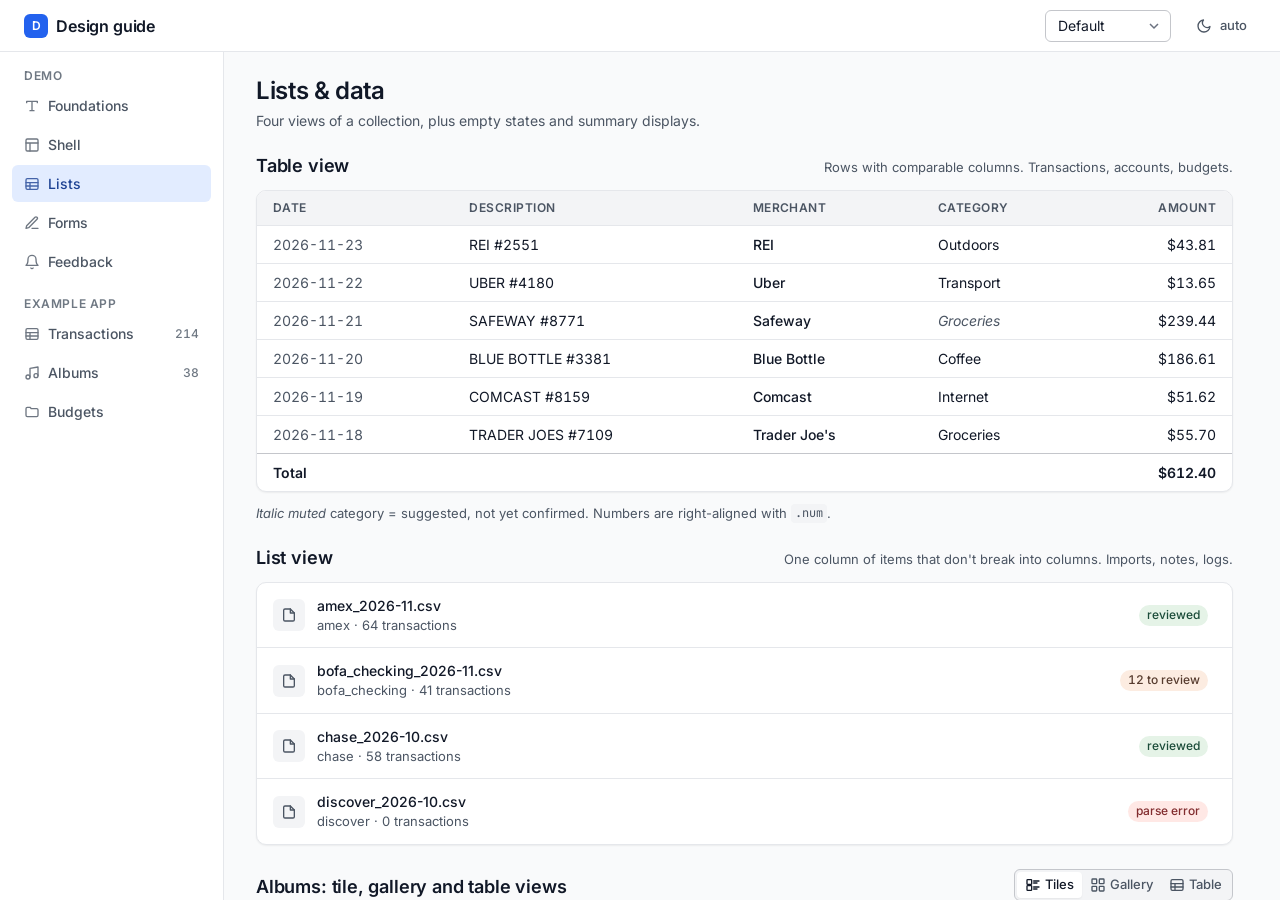
<file: design_guide/demo/lists.html>
<!DOCTYPE html>
<html lang="en">
<head>
  <meta charset="UTF-8">
  <meta name="viewport" content="width=device-width, initial-scale=1.0, viewport-fit=cover">
  <title>Lists & data · Design guide</title>
  <link rel="stylesheet" href="../design.css">
  <link rel="stylesheet" href="../themes.css">
  <link rel="stylesheet" href="demo.css">
  <script src="../design.js" defer></script>
  <script src="demo.js"></script>
</head>
<body class="app">

  <header class="app-header">
    <a class="brand" href="index.html"><span class="brand-mark">D</span>Design guide</a>
    <div id="flash" class="flash-region" role="status" aria-live="polite"></div>
    <select class="w-auto" data-demo-theme-select aria-label="Theme">
      <option value="default">Default</option>
      <option value="slate">Slate</option>
      <option value="stone">Stone</option>
      <option value="github">GitHub</option>
      <option value="solarized">Solarized</option>
      <option value="gruvbox">Gruvbox</option>
      <option value="nord">Nord</option>
      <option value="catppuccin">Catppuccin</option>
      <option value="rose-pine">Rosé Pine</option>
      <option value="tokyo-night">Tokyo Night</option>
      <option value="dracula">Dracula</option>
      <option value="one">One</option>
      <option value="everforest">Everforest</option>
      <option value="kanagawa">Kanagawa</option>
      <option value="sepia">Sepia</option>
    </select>
    <button type="button" class="ghost small" data-demo-mode title="Cycle mode: auto / light / dark"><svg viewBox="0 0 24 24" fill="none" stroke="currentColor" stroke-width="2" stroke-linecap="round" stroke-linejoin="round" aria-hidden="true"><path d="M21 12.8A9 9 0 1111.2 3a7 7 0 009.8 9.8z"/></svg><span class="label hide-narrow">auto</span></button>
  </header>

  <nav class="sidenav" aria-label="Main">
    <h2>Demo</h2>
    <ul>
        <li><a href="index.html"><svg viewBox="0 0 24 24" fill="none" stroke="currentColor" stroke-width="2" stroke-linecap="round" stroke-linejoin="round" aria-hidden="true"><path d="M4 7V5h16v2M9 19h6M12 5v14"/></svg><span>Foundations</span></a></li>
        <li><a href="shell.html"><svg viewBox="0 0 24 24" fill="none" stroke="currentColor" stroke-width="2" stroke-linecap="round" stroke-linejoin="round" aria-hidden="true"><rect x="3" y="3" width="18" height="18" rx="2"/><path d="M3 9h18M9 9v12"/></svg><span>Shell</span></a></li>
        <li><a href="lists.html" aria-current="page"><svg viewBox="0 0 24 24" fill="none" stroke="currentColor" stroke-width="2" stroke-linecap="round" stroke-linejoin="round" aria-hidden="true"><rect x="3" y="4" width="18" height="16" rx="2"/><path d="M3 10h18M3 15h18M9 10v10"/></svg><span>Lists</span></a></li>
        <li><a href="forms.html"><svg viewBox="0 0 24 24" fill="none" stroke="currentColor" stroke-width="2" stroke-linecap="round" stroke-linejoin="round" aria-hidden="true"><path d="M12 20h9"/><path d="M16.5 3.5a2.1 2.1 0 013 3L7 19l-4 1 1-4z"/></svg><span>Forms</span></a></li>
        <li><a href="feedback.html"><svg viewBox="0 0 24 24" fill="none" stroke="currentColor" stroke-width="2" stroke-linecap="round" stroke-linejoin="round" aria-hidden="true"><path d="M6 8a6 6 0 0112 0c0 7 3 9 3 9H3s3-2 3-9"/><path d="M10.3 21a1.94 1.94 0 003.4 0"/></svg><span>Feedback</span></a></li>
    </ul>
    <h2 class="hide-narrow">Example app</h2>
    <ul class="hide-narrow">
      <li><a href="lists.html#table-view"><svg viewBox="0 0 24 24" fill="none" stroke="currentColor" stroke-width="2" stroke-linecap="round" stroke-linejoin="round" aria-hidden="true"><rect x="3" y="4" width="18" height="16" rx="2"/><path d="M3 10h18M3 15h18M9 10v10"/></svg>Transactions <span class="count">214</span></a></li>
      <li><a href="lists.html#tile-view"><svg viewBox="0 0 24 24" fill="none" stroke="currentColor" stroke-width="2" stroke-linecap="round" stroke-linejoin="round" aria-hidden="true"><path d="M9 18V5l12-2v13"/><circle cx="6" cy="18" r="3"/><circle cx="18" cy="16" r="3"/></svg>Albums <span class="count">38</span></a></li>
      <li><a href="forms.html#inline-form"><svg viewBox="0 0 24 24" fill="none" stroke="currentColor" stroke-width="2" stroke-linecap="round" stroke-linejoin="round" aria-hidden="true"><path d="M3 7a2 2 0 012-2h4l2 2h8a2 2 0 012 2v8a2 2 0 01-2 2H5a2 2 0 01-2-2z"/></svg>Budgets</a></li>
    </ul>
  </nav>

  <main>
    <div class="page">
      <header class="page-header">
        <div class="title-row">
          <div>
            <h1>Lists &amp; data</h1>
            <p class="subtitle">Four views of a collection, plus empty states and summary displays.</p>
          </div>
        </div>
      </header>

      <section class="section" id="table-view">
        <header><h2>Table view</h2><span class="small muted">Rows with comparable columns. Transactions, accounts, budgets.</span></header>
        <div class="card scroll-x">
          <table class="hover responsive">
            <thead><tr><th>Date</th><th class="hide-narrow">Description</th><th>Merchant</th><th>Category</th><th class="num">Amount</th></tr></thead>
            <tbody>
            <tr><td class="nowrap muted">2026-11-23</td><td class="hide-narrow">REI #2551</td>
              <td class="primary-cell">REI</td><td>Outdoors</td><td class="num">$43.81</td></tr>
            <tr><td class="nowrap muted">2026-11-22</td><td class="hide-narrow">UBER #4180</td>
              <td class="primary-cell">Uber</td><td>Transport</td><td class="num">$13.65</td></tr>
            <tr><td class="nowrap muted">2026-11-21</td><td class="hide-narrow">SAFEWAY #8771</td>
              <td class="primary-cell">Safeway</td><td><em class="muted">Groceries</em></td><td class="num">$239.44</td></tr>
            <tr><td class="nowrap muted">2026-11-20</td><td class="hide-narrow">BLUE BOTTLE #3381</td>
              <td class="primary-cell">Blue Bottle</td><td>Coffee</td><td class="num">$186.61</td></tr>
            <tr><td class="nowrap muted">2026-11-19</td><td class="hide-narrow">COMCAST #8159</td>
              <td class="primary-cell">Comcast</td><td>Internet</td><td class="num">$51.62</td></tr>
            <tr><td class="nowrap muted">2026-11-18</td><td class="hide-narrow">TRADER JOES #7109</td>
              <td class="primary-cell">Trader Joe's</td><td>Groceries</td><td class="num">$55.70</td></tr>
            </tbody>
            <tfoot><tr><td colspan="4">Total</td><td class="num">$612.40</td></tr></tfoot>
          </table>
        </div>
        <p class="small muted"><em>Italic muted</em> category = suggested, not yet confirmed. Numbers are right-aligned with <code>.num</code>.</p>
      </section>

      <section class="section" id="list-view">
        <header><h2>List view</h2><span class="small muted">One column of items that don't break into columns. Imports, notes, logs.</span></header>
        <ul class="item-list" role="list">
          <li><a class="item" href="#"><span class="thumb sm"><svg viewBox="0 0 24 24" fill="none" stroke="currentColor" stroke-width="2" stroke-linecap="round" stroke-linejoin="round" aria-hidden="true"><path d="M14 3H6a2 2 0 00-2 2v14a2 2 0 002 2h12a2 2 0 002-2V9z"/><path d="M14 3v6h6"/></svg></span>
            <div class="item-body"><div class="item-title">amex_2026-11.csv</div><div class="item-meta">amex · 64 transactions</div></div>
            <div class="item-end"><span class="badge success">reviewed</span><svg viewBox="0 0 24 24" fill="none" stroke="currentColor" stroke-width="2" stroke-linecap="round" stroke-linejoin="round" aria-hidden="true"><path d="M9 18l6-6-6-6"/></svg></div></a></li>
          <li><a class="item" href="#"><span class="thumb sm"><svg viewBox="0 0 24 24" fill="none" stroke="currentColor" stroke-width="2" stroke-linecap="round" stroke-linejoin="round" aria-hidden="true"><path d="M14 3H6a2 2 0 00-2 2v14a2 2 0 002 2h12a2 2 0 002-2V9z"/><path d="M14 3v6h6"/></svg></span>
            <div class="item-body"><div class="item-title">bofa_checking_2026-11.csv</div><div class="item-meta">bofa_checking · 41 transactions</div></div>
            <div class="item-end"><span class="badge warning">12 to review</span><svg viewBox="0 0 24 24" fill="none" stroke="currentColor" stroke-width="2" stroke-linecap="round" stroke-linejoin="round" aria-hidden="true"><path d="M9 18l6-6-6-6"/></svg></div></a></li>
          <li><a class="item" href="#"><span class="thumb sm"><svg viewBox="0 0 24 24" fill="none" stroke="currentColor" stroke-width="2" stroke-linecap="round" stroke-linejoin="round" aria-hidden="true"><path d="M14 3H6a2 2 0 00-2 2v14a2 2 0 002 2h12a2 2 0 002-2V9z"/><path d="M14 3v6h6"/></svg></span>
            <div class="item-body"><div class="item-title">chase_2026-10.csv</div><div class="item-meta">chase · 58 transactions</div></div>
            <div class="item-end"><span class="badge success">reviewed</span><svg viewBox="0 0 24 24" fill="none" stroke="currentColor" stroke-width="2" stroke-linecap="round" stroke-linejoin="round" aria-hidden="true"><path d="M9 18l6-6-6-6"/></svg></div></a></li>
          <li><a class="item" href="#"><span class="thumb sm"><svg viewBox="0 0 24 24" fill="none" stroke="currentColor" stroke-width="2" stroke-linecap="round" stroke-linejoin="round" aria-hidden="true"><path d="M14 3H6a2 2 0 00-2 2v14a2 2 0 002 2h12a2 2 0 002-2V9z"/><path d="M14 3v6h6"/></svg></span>
            <div class="item-body"><div class="item-title">discover_2026-10.csv</div><div class="item-meta">discover · 0 transactions</div></div>
            <div class="item-end"><span class="badge danger">parse error</span><svg viewBox="0 0 24 24" fill="none" stroke="currentColor" stroke-width="2" stroke-linecap="round" stroke-linejoin="round" aria-hidden="true"><path d="M9 18l6-6-6-6"/></svg></div></a></li>
        </ul>
      </section>

      <section class="section" id="tile-view">
        <header>
          <h2>Albums: tile, gallery and table views</h2>
          <div class="segmented" role="group" aria-label="View" data-demo-views="albums">
            <button data-view="tiles" aria-pressed="true"><svg viewBox="0 0 24 24" fill="none" stroke="currentColor" stroke-width="2" stroke-linecap="round" stroke-linejoin="round" aria-hidden="true"><rect x="3" y="4" width="7" height="7" rx="1"/><rect x="3" y="13" width="7" height="7" rx="1"/><path d="M13 6h8M13 9h5M13 15h8M13 18h5"/></svg>Tiles</button>
            <button data-view="gallery" aria-pressed="false"><svg viewBox="0 0 24 24" fill="none" stroke="currentColor" stroke-width="2" stroke-linecap="round" stroke-linejoin="round" aria-hidden="true"><rect x="3" y="3" width="7" height="7" rx="1"/><rect x="14" y="3" width="7" height="7" rx="1"/><rect x="3" y="14" width="7" height="7" rx="1"/><rect x="14" y="14" width="7" height="7" rx="1"/></svg>Gallery</button>
            <button data-view="table" aria-pressed="false"><svg viewBox="0 0 24 24" fill="none" stroke="currentColor" stroke-width="2" stroke-linecap="round" stroke-linejoin="round" aria-hidden="true"><rect x="3" y="4" width="18" height="16" rx="2"/><path d="M3 10h18M3 15h18M9 10v10"/></svg>Table</button>
          </div>
        </header>
        <div id="albums">
          <ul class="tiles" role="list" data-view-pane="tiles">
          <li><a class="tile" href="#"><span class="thumb" style="--hue: 263">WY</span>
            <div class="item-body"><div class="item-title">Wish You Were Here</div><div class="item-meta">Pink Floyd</div><div class="item-meta">1975 · 14 tracks</div></div></a></li>
          <li><a class="tile" href="#"><span class="thumb" style="--hue: 215">KO</span>
            <div class="item-body"><div class="item-title">Kind of Blue</div><div class="item-meta">Miles Davis</div><div class="item-meta">1959 · 6 tracks</div></div></a></li>
          <li><a class="tile" href="#"><span class="thumb" style="--hue: 200">BT</span>
            <div class="item-body"><div class="item-title">Blue Train</div><div class="item-meta">John Coltrane</div><div class="item-meta">1958 · 12 tracks</div></div></a></li>
          <li><a class="tile" href="#"><span class="thumb" style="--hue: 30">OC</span>
            <div class="item-body"><div class="item-title">OK Computer</div><div class="item-meta">Radiohead</div><div class="item-meta">1997 · 8 tracks</div></div></a></li>
          <li><a class="tile" href="#"><span class="thumb" style="--hue: 330">R</span>
            <div class="item-body"><div class="item-title">Rumours</div><div class="item-meta">Fleetwood Mac</div><div class="item-meta">1977 · 11 tracks</div></div></a></li>
          <li><a class="tile" href="#"><span class="thumb" style="--hue: 50">RI</span>
            <div class="item-body"><div class="item-title">Remain in Light</div><div class="item-meta">Talking Heads</div><div class="item-meta">1980 · 8 tracks</div></div></a></li>
          <li><a class="tile" href="#"><span class="thumb" style="--hue: 300">D</span>
            <div class="item-body"><div class="item-title">Discovery</div><div class="item-meta">Daft Punk</div><div class="item-meta">2001 · 6 tracks</div></div></a></li>
          <li><a class="tile" href="#"><span class="thumb" style="--hue: 140">IR</span>
            <div class="item-body"><div class="item-title">In Rainbows</div><div class="item-meta">Radiohead</div><div class="item-meta">2007 · 5 tracks</div></div></a></li>
          <li><a class="tile" href="#"><span class="thumb" style="--hue: 90">AR</span>
            <div class="item-body"><div class="item-title">Abbey Road</div><div class="item-meta">The Beatles</div><div class="item-meta">1969 · 5 tracks</div></div></a></li>
          <li><a class="tile" href="#"><span class="thumb" style="--hue: 0">HO</span>
            <div class="item-body"><div class="item-title">Hounds of Love</div><div class="item-meta">Kate Bush</div><div class="item-meta">1985 · 5 tracks</div></div></a></li>
          </ul>
          <ul class="gallery" role="list" data-view-pane="gallery" hidden>
          <li><a class="gallery-item" href="#"><span class="thumb" style="--hue: 263">WY</span>
            <div><div class="item-title">Wish You Were Here</div><div class="item-meta">Pink Floyd · 1975</div></div></a></li>
          <li><a class="gallery-item" href="#"><span class="thumb" style="--hue: 215">KO</span>
            <div><div class="item-title">Kind of Blue</div><div class="item-meta">Miles Davis · 1959</div></div></a></li>
          <li><a class="gallery-item" href="#"><span class="thumb" style="--hue: 200">BT</span>
            <div><div class="item-title">Blue Train</div><div class="item-meta">John Coltrane · 1958</div></div></a></li>
          <li><a class="gallery-item" href="#"><span class="thumb" style="--hue: 30">OC</span>
            <div><div class="item-title">OK Computer</div><div class="item-meta">Radiohead · 1997</div></div></a></li>
          <li><a class="gallery-item" href="#"><span class="thumb" style="--hue: 330">R</span>
            <div><div class="item-title">Rumours</div><div class="item-meta">Fleetwood Mac · 1977</div></div></a></li>
          <li><a class="gallery-item" href="#"><span class="thumb" style="--hue: 50">RI</span>
            <div><div class="item-title">Remain in Light</div><div class="item-meta">Talking Heads · 1980</div></div></a></li>
          <li><a class="gallery-item" href="#"><span class="thumb" style="--hue: 300">D</span>
            <div><div class="item-title">Discovery</div><div class="item-meta">Daft Punk · 2001</div></div></a></li>
          <li><a class="gallery-item" href="#"><span class="thumb" style="--hue: 140">IR</span>
            <div><div class="item-title">In Rainbows</div><div class="item-meta">Radiohead · 2007</div></div></a></li>
          <li><a class="gallery-item" href="#"><span class="thumb" style="--hue: 90">AR</span>
            <div><div class="item-title">Abbey Road</div><div class="item-meta">The Beatles · 1969</div></div></a></li>
          <li><a class="gallery-item" href="#"><span class="thumb" style="--hue: 0">HO</span>
            <div><div class="item-title">Hounds of Love</div><div class="item-meta">Kate Bush · 1985</div></div></a></li>
          </ul>
          <div class="card" data-view-pane="table" hidden>
            <table class="hover responsive">
              <thead><tr><th>Title</th><th>Artist</th><th class="num">Year</th></tr></thead>
              <tbody>
              <tr><td class="primary-cell"><span class="cluster gap-3"><span class="thumb sm" style="--hue: 263">WY</span><a class="row-link" href="#">Wish You Were Here</a></span></td><td>Pink Floyd</td><td class="num">1975</td></tr>
              <tr><td class="primary-cell"><span class="cluster gap-3"><span class="thumb sm" style="--hue: 215">KO</span><a class="row-link" href="#">Kind of Blue</a></span></td><td>Miles Davis</td><td class="num">1959</td></tr>
              <tr><td class="primary-cell"><span class="cluster gap-3"><span class="thumb sm" style="--hue: 200">BT</span><a class="row-link" href="#">Blue Train</a></span></td><td>John Coltrane</td><td class="num">1958</td></tr>
              <tr><td class="primary-cell"><span class="cluster gap-3"><span class="thumb sm" style="--hue: 30">OC</span><a class="row-link" href="#">OK Computer</a></span></td><td>Radiohead</td><td class="num">1997</td></tr>
              <tr><td class="primary-cell"><span class="cluster gap-3"><span class="thumb sm" style="--hue: 330">R</span><a class="row-link" href="#">Rumours</a></span></td><td>Fleetwood Mac</td><td class="num">1977</td></tr>
              <tr><td class="primary-cell"><span class="cluster gap-3"><span class="thumb sm" style="--hue: 50">RI</span><a class="row-link" href="#">Remain in Light</a></span></td><td>Talking Heads</td><td class="num">1980</td></tr>
              <tr><td class="primary-cell"><span class="cluster gap-3"><span class="thumb sm" style="--hue: 300">D</span><a class="row-link" href="#">Discovery</a></span></td><td>Daft Punk</td><td class="num">2001</td></tr>
              <tr><td class="primary-cell"><span class="cluster gap-3"><span class="thumb sm" style="--hue: 140">IR</span><a class="row-link" href="#">In Rainbows</a></span></td><td>Radiohead</td><td class="num">2007</td></tr>
              <tr><td class="primary-cell"><span class="cluster gap-3"><span class="thumb sm" style="--hue: 90">AR</span><a class="row-link" href="#">Abbey Road</a></span></td><td>The Beatles</td><td class="num">1969</td></tr>
              <tr><td class="primary-cell"><span class="cluster gap-3"><span class="thumb sm" style="--hue: 0">HO</span><a class="row-link" href="#">Hounds of Love</a></span></td><td>Kate Bush</td><td class="num">1985</td></tr>
              </tbody>
            </table>
          </div>
        </div>
      </section>

      <section class="section" id="gallery-view">
        <header><h2>Gallery view, large</h2><span class="small muted"><code>.gallery.large</code> with 4:3 thumbnails, for photos.</span></header>
        <ul class="gallery large" role="list">
          <li><a class="gallery-item" href="#"><span class="thumb wide" style="--hue: 200"></span>
            <div><div class="item-title">Lake Tahoe</div><div class="item-meta">Aug 2026 · 48 photos</div></div></a></li>
          <li><a class="gallery-item" href="#"><span class="thumb wide" style="--hue: 40"></span>
            <div><div class="item-title">Pune, Diwali</div><div class="item-meta">Nov 2026 · 112 photos</div></div></a></li>
          <li><a class="gallery-item" href="#"><span class="thumb wide" style="--hue: 170"></span>
            <div><div class="item-title">Big Sur</div><div class="item-meta">Jun 2026 · 23 photos</div></div></a></li>
          <li><a class="gallery-item" href="#"><span class="thumb wide" style="--hue: 120"></span>
            <div><div class="item-title">Yosemite</div><div class="item-meta">May 2026 · 61 photos</div></div></a></li>
          <li><a class="gallery-item" href="#"><span class="thumb wide" style="--hue: 280"></span>
            <div><div class="item-title">Home</div><div class="item-meta">2026 · 340 photos</div></div></a></li>
          <li><a class="gallery-item" href="#"><span class="thumb wide" style="--hue: 15"></span>
            <div><div class="item-title">Mumbai</div><div class="item-meta">Dec 2025 · 87 photos</div></div></a></li>
        </ul>
      </section>

      <section class="section">
        <header><h2>Empty states</h2><span class="small muted">Say what's missing and offer the action that fixes it.</span></header>
        <div class="grid">
          <div class="empty">
            <svg viewBox="0 0 24 24" fill="none" stroke="currentColor" stroke-width="2" stroke-linecap="round" stroke-linejoin="round" aria-hidden="true"><path d="M22 12h-6l-2 3h-4l-2-3H2"/><path d="M5.45 5.11L2 12v6a2 2 0 002 2h16a2 2 0 002-2v-6l-3.45-6.89A2 2 0 0016.76 4H7.24a2 2 0 00-1.79 1.11z"/></svg>
            <h3>No transactions for November 2026</h3>
            <p>Import a statement to get started.</p>
            <button class="primary"><svg viewBox="0 0 24 24" fill="none" stroke="currentColor" stroke-width="2" stroke-linecap="round" stroke-linejoin="round" aria-hidden="true"><path d="M21 15v4a2 2 0 01-2 2H5a2 2 0 01-2-2v-4"/><path d="M17 8l-5-5-5 5M12 3v12"/></svg>Import transactions</button>
          </div>
          <div class="empty">
            <svg viewBox="0 0 24 24" fill="none" stroke="currentColor" stroke-width="2" stroke-linecap="round" stroke-linejoin="round" aria-hidden="true"><circle cx="11" cy="11" r="7"/><path d="M21 21l-4.3-4.3"/></svg>
            <h3>No matches</h3>
            <p>Nothing matches “coffe”. <button class="link">Clear search</button></p>
          </div>
        </div>
      </section>

      <section class="section">
        <header><h2>Summary displays</h2><span class="small muted">Stats for headline numbers; key–value lists for details.</span></header>
        <div class="stats">
          <div class="stat"><span class="label">Income</span><span class="value">$9,240.00</span><span class="delta up">+4.1% vs Oct</span></div>
          <div class="stat"><span class="label">Expenses</span><span class="value">$6,118.52</span><span class="delta down">+12.8% vs Oct</span></div>
          <div class="stat"><span class="label">Net</span><span class="value">$3,121.48</span><span class="delta">33.8% saved</span></div>
          <div class="stat"><span class="label">To review</span><span class="value">12</span><span class="delta">from 1 import</span></div>
        </div>
        <div class="grid">
          <div class="card">
            <div class="card-header"><h3>Account</h3><button class="small ghost"><svg viewBox="0 0 24 24" fill="none" stroke="currentColor" stroke-width="2" stroke-linecap="round" stroke-linejoin="round" aria-hidden="true"><path d="M12 20h9"/><path d="M16.5 3.5a2.1 2.1 0 013 3L7 19l-4 1 1-4z"/></svg>Edit</button></div>
            <div class="card-body">
              <dl class="kv">
                <dt>Name</dt><dd class="mono">bofa_checking</dd>
                <dt>Type</dt><dd>bofa</dd>
                <dt>Description</dt><dd>Bank of America Checking</dd>
                <dt>Status</dt><dd><span class="badge success dot">active</span></dd>
              </dl>
            </div>
          </div>
          <details class="panel" open>
            <summary>How amounts are calculated</summary>
            <p class="muted">Accrual basis spreads amortized transactions over their months; cash basis counts them on the posting date. A <code>details.panel</code> is the way to tuck away secondary content without a modal.</p>
          </details>
        </div>
      </section>

    </div>
  </main>

</body>
</html>
</file>
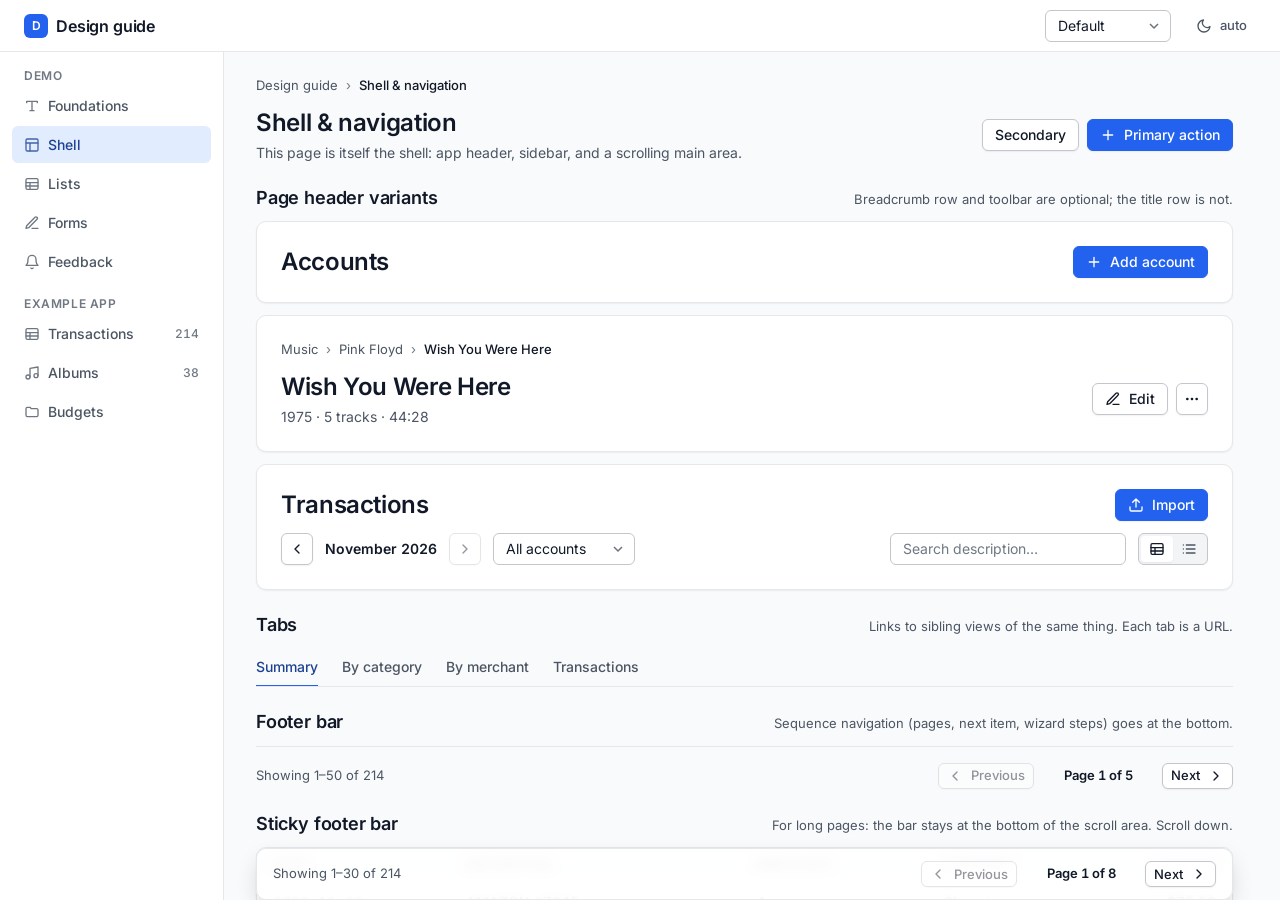
<file: design_guide/demo/shell.html>
<!DOCTYPE html>
<html lang="en">
<head>
  <meta charset="UTF-8">
  <meta name="viewport" content="width=device-width, initial-scale=1.0, viewport-fit=cover">
  <title>Shell & navigation · Design guide</title>
  <link rel="stylesheet" href="../design.css">
  <link rel="stylesheet" href="../themes.css">
  <link rel="stylesheet" href="demo.css">
  <script src="../design.js" defer></script>
  <script src="demo.js"></script>
</head>
<body class="app">

  <header class="app-header">
    <a class="brand" href="index.html"><span class="brand-mark">D</span>Design guide</a>
    <div id="flash" class="flash-region" role="status" aria-live="polite"></div>
    <select class="w-auto" data-demo-theme-select aria-label="Theme">
      <option value="default">Default</option>
      <option value="slate">Slate</option>
      <option value="stone">Stone</option>
      <option value="github">GitHub</option>
      <option value="solarized">Solarized</option>
      <option value="gruvbox">Gruvbox</option>
      <option value="nord">Nord</option>
      <option value="catppuccin">Catppuccin</option>
      <option value="rose-pine">Rosé Pine</option>
      <option value="tokyo-night">Tokyo Night</option>
      <option value="dracula">Dracula</option>
      <option value="one">One</option>
      <option value="everforest">Everforest</option>
      <option value="kanagawa">Kanagawa</option>
      <option value="sepia">Sepia</option>
    </select>
    <button type="button" class="ghost small" data-demo-mode title="Cycle mode: auto / light / dark"><svg viewBox="0 0 24 24" fill="none" stroke="currentColor" stroke-width="2" stroke-linecap="round" stroke-linejoin="round" aria-hidden="true"><path d="M21 12.8A9 9 0 1111.2 3a7 7 0 009.8 9.8z"/></svg><span class="label hide-narrow">auto</span></button>
  </header>

  <nav class="sidenav" aria-label="Main">
    <h2>Demo</h2>
    <ul>
        <li><a href="index.html"><svg viewBox="0 0 24 24" fill="none" stroke="currentColor" stroke-width="2" stroke-linecap="round" stroke-linejoin="round" aria-hidden="true"><path d="M4 7V5h16v2M9 19h6M12 5v14"/></svg><span>Foundations</span></a></li>
        <li><a href="shell.html" aria-current="page"><svg viewBox="0 0 24 24" fill="none" stroke="currentColor" stroke-width="2" stroke-linecap="round" stroke-linejoin="round" aria-hidden="true"><rect x="3" y="3" width="18" height="18" rx="2"/><path d="M3 9h18M9 9v12"/></svg><span>Shell</span></a></li>
        <li><a href="lists.html"><svg viewBox="0 0 24 24" fill="none" stroke="currentColor" stroke-width="2" stroke-linecap="round" stroke-linejoin="round" aria-hidden="true"><rect x="3" y="4" width="18" height="16" rx="2"/><path d="M3 10h18M3 15h18M9 10v10"/></svg><span>Lists</span></a></li>
        <li><a href="forms.html"><svg viewBox="0 0 24 24" fill="none" stroke="currentColor" stroke-width="2" stroke-linecap="round" stroke-linejoin="round" aria-hidden="true"><path d="M12 20h9"/><path d="M16.5 3.5a2.1 2.1 0 013 3L7 19l-4 1 1-4z"/></svg><span>Forms</span></a></li>
        <li><a href="feedback.html"><svg viewBox="0 0 24 24" fill="none" stroke="currentColor" stroke-width="2" stroke-linecap="round" stroke-linejoin="round" aria-hidden="true"><path d="M6 8a6 6 0 0112 0c0 7 3 9 3 9H3s3-2 3-9"/><path d="M10.3 21a1.94 1.94 0 003.4 0"/></svg><span>Feedback</span></a></li>
    </ul>
    <h2 class="hide-narrow">Example app</h2>
    <ul class="hide-narrow">
      <li><a href="lists.html#table-view"><svg viewBox="0 0 24 24" fill="none" stroke="currentColor" stroke-width="2" stroke-linecap="round" stroke-linejoin="round" aria-hidden="true"><rect x="3" y="4" width="18" height="16" rx="2"/><path d="M3 10h18M3 15h18M9 10v10"/></svg>Transactions <span class="count">214</span></a></li>
      <li><a href="lists.html#tile-view"><svg viewBox="0 0 24 24" fill="none" stroke="currentColor" stroke-width="2" stroke-linecap="round" stroke-linejoin="round" aria-hidden="true"><path d="M9 18V5l12-2v13"/><circle cx="6" cy="18" r="3"/><circle cx="18" cy="16" r="3"/></svg>Albums <span class="count">38</span></a></li>
      <li><a href="forms.html#inline-form"><svg viewBox="0 0 24 24" fill="none" stroke="currentColor" stroke-width="2" stroke-linecap="round" stroke-linejoin="round" aria-hidden="true"><path d="M3 7a2 2 0 012-2h4l2 2h8a2 2 0 012 2v8a2 2 0 01-2 2H5a2 2 0 01-2-2z"/></svg>Budgets</a></li>
    </ul>
  </nav>

  <main>
    <div class="page">
      <header class="page-header">
        <nav class="breadcrumbs" aria-label="Breadcrumb">
          <ol>
            <li><a href="index.html">Design guide</a></li>
            <li><span aria-current="page">Shell &amp; navigation</span></li>
          </ol>
        </nav>
        <div class="title-row">
          <div>
            <h1>Shell &amp; navigation</h1>
            <p class="subtitle">This page is itself the shell: app header, sidebar, and a scrolling main area.</p>
          </div>
          <div class="actions">
            <button>Secondary</button>
            <button class="primary"><svg viewBox="0 0 24 24" fill="none" stroke="currentColor" stroke-width="2" stroke-linecap="round" stroke-linejoin="round" aria-hidden="true"><path d="M12 5v14M5 12h14"/></svg>Primary action</button>
          </div>
        </div>
      </header>

      <section class="section">
        <header><h2>Page header variants</h2><span class="small muted">Breadcrumb row and toolbar are optional; the title row is not.</span></header>

        <div class="card card-body">
          <div class="page-header">
            <div class="title-row">
              <h1>Accounts</h1>
              <div class="actions"><button class="primary"><svg viewBox="0 0 24 24" fill="none" stroke="currentColor" stroke-width="2" stroke-linecap="round" stroke-linejoin="round" aria-hidden="true"><path d="M12 5v14M5 12h14"/></svg>Add account</button></div>
            </div>
          </div>
        </div>

        <div class="card card-body">
          <div class="page-header">
            <nav class="breadcrumbs" aria-label="Breadcrumb">
              <ol>
                <li><a href="#">Music</a></li>
                <li><a href="#">Pink Floyd</a></li>
                <li><span aria-current="page">Wish You Were Here</span></li>
              </ol>
            </nav>
            <div class="title-row">
              <div>
                <h1>Wish You Were Here</h1>
                <p class="subtitle">1975 · 5 tracks · 44:28</p>
              </div>
              <div class="actions">
                <button><svg viewBox="0 0 24 24" fill="none" stroke="currentColor" stroke-width="2" stroke-linecap="round" stroke-linejoin="round" aria-hidden="true"><path d="M12 20h9"/><path d="M16.5 3.5a2.1 2.1 0 013 3L7 19l-4 1 1-4z"/></svg>Edit</button>
                <button class="icon" aria-label="More"><svg viewBox="0 0 24 24" fill="none" stroke="currentColor" stroke-width="2" stroke-linecap="round" stroke-linejoin="round" aria-hidden="true"><circle cx="5" cy="12" r="1"/><circle cx="12" cy="12" r="1"/><circle cx="19" cy="12" r="1"/></svg></button>
              </div>
            </div>
          </div>
        </div>

        <div class="card card-body">
          <div class="page-header">
            <div class="title-row">
              <h1>Transactions</h1>
              <div class="actions"><button class="primary"><svg viewBox="0 0 24 24" fill="none" stroke="currentColor" stroke-width="2" stroke-linecap="round" stroke-linejoin="round" aria-hidden="true"><path d="M21 15v4a2 2 0 01-2 2H5a2 2 0 01-2-2v-4"/><path d="M17 8l-5-5-5 5M12 3v12"/></svg>Import</button></div>
            </div>
            <div class="toolbar">
              <div class="pager">
                <a class="button icon" href="#" aria-label="Previous month"><svg viewBox="0 0 24 24" fill="none" stroke="currentColor" stroke-width="2" stroke-linecap="round" stroke-linejoin="round" aria-hidden="true"><path d="M15 18l-6-6 6-6"/></svg></a>
                <span class="current">November 2026</span>
                <a class="button icon" href="#" aria-label="Next month" aria-disabled="true"><svg viewBox="0 0 24 24" fill="none" stroke="currentColor" stroke-width="2" stroke-linecap="round" stroke-linejoin="round" aria-hidden="true"><path d="M9 18l6-6-6-6"/></svg></a>
              </div>
              <select class="w-auto" aria-label="Account">
                <option>All accounts</option><option>bofa_checking</option><option>amex</option>
              </select>
              <div class="spacer"></div>
              <input type="search" placeholder="Search description…" aria-label="Search">
              <div class="segmented" role="group" aria-label="View">
                <button aria-pressed="true" aria-label="Table view"><svg viewBox="0 0 24 24" fill="none" stroke="currentColor" stroke-width="2" stroke-linecap="round" stroke-linejoin="round" aria-hidden="true"><rect x="3" y="4" width="18" height="16" rx="2"/><path d="M3 10h18M3 15h18M9 10v10"/></svg></button>
                <button aria-pressed="false" aria-label="List view"><svg viewBox="0 0 24 24" fill="none" stroke="currentColor" stroke-width="2" stroke-linecap="round" stroke-linejoin="round" aria-hidden="true"><path d="M8 6h13M8 12h13M8 18h13"/><path d="M3.5 6h.01M3.5 12h.01M3.5 18h.01"/></svg></button>
              </div>
            </div>
          </div>
        </div>
      </section>

      <section class="section">
        <header><h2>Tabs</h2><span class="small muted">Links to sibling views of the same thing. Each tab is a URL.</span></header>
        <nav class="tabs" aria-label="Report">
          <ul>
            <li><a href="#" aria-current="page">Summary</a></li>
            <li><a href="#">By category</a></li>
            <li><a href="#">By merchant</a></li>
            <li><a href="#">Transactions</a></li>
          </ul>
        </nav>
      </section>

      <section class="section">
        <header><h2>Footer bar</h2><span class="small muted">Sequence navigation (pages, next item, wizard steps) goes at the bottom.</span></header>
        <div>
          <div class="footer-bar">
            <span class="info">Showing 1–50 of 214</span>
            <div class="pager">
              <a class="button small" href="#" aria-disabled="true"><svg viewBox="0 0 24 24" fill="none" stroke="currentColor" stroke-width="2" stroke-linecap="round" stroke-linejoin="round" aria-hidden="true"><path d="M15 18l-6-6 6-6"/></svg>Previous</a>
              <span class="current small">Page 1 of 5</span>
              <a class="button small" href="#">Next<svg viewBox="0 0 24 24" fill="none" stroke="currentColor" stroke-width="2" stroke-linecap="round" stroke-linejoin="round" aria-hidden="true"><path d="M9 18l6-6-6-6"/></svg></a>
            </div>
          </div>
        </div>
      </section>

      <section class="section">
        <header><h2>Sticky footer bar</h2><span class="small muted">For long pages: the bar stays at the bottom of the scroll area. Scroll down.</span></header>
        <div class="card scroll-x">
          <table class="hover responsive">
            <thead><tr><th>Date</th><th class="hide-narrow">Description</th><th>Merchant</th><th>Category</th><th class="num">Amount</th></tr></thead>
            <tbody>
            <tr><td class="nowrap muted">2026-11-30</td><td class="hide-narrow">AMAZON #7945</td>
              <td class="primary-cell">Amazon</td><td>Shopping</td><td class="num">$75.58</td></tr>
            <tr><td class="nowrap muted">2026-11-29</td><td class="hide-narrow">SHELL #9101</td>
              <td class="primary-cell">Shell</td><td><em class="muted">Fuel</em></td><td class="num">$25.26</td></tr>
            <tr><td class="nowrap muted">2026-11-28</td><td class="hide-narrow">WALGREENS #1064</td>
              <td class="primary-cell">Walgreens</td><td>Health</td><td class="num">$72.29</td></tr>
            <tr><td class="nowrap muted">2026-11-27</td><td class="hide-narrow">AMAZON #2928</td>
              <td class="primary-cell">Amazon</td><td>Shopping</td><td class="num">$126.80</td></tr>
            <tr><td class="nowrap muted">2026-11-26</td><td class="hide-narrow">TARGET #520</td>
              <td class="primary-cell">Target</td><td><em class="muted">Shopping</em></td><td class="num">$29.06</td></tr>
            <tr><td class="nowrap muted">2026-11-25</td><td class="hide-narrow">TARGET #4552</td>
              <td class="primary-cell">Target</td><td>Shopping</td><td class="num">$155.20</td></tr>
            <tr><td class="nowrap muted">2026-11-24</td><td class="hide-narrow">AMAZON #6201</td>
              <td class="primary-cell">Amazon</td><td>Shopping</td><td class="num">$42.90</td></tr>
            <tr><td class="nowrap muted">2026-11-23</td><td class="hide-narrow">PG&E #6455</td>
              <td class="primary-cell">PG&E</td><td>Utilities</td><td class="num">$203.37</td></tr>
            <tr><td class="nowrap muted">2026-11-22</td><td class="hide-narrow">COSTCO #4687</td>
              <td class="primary-cell">Costco</td><td><em class="muted">Groceries</em></td><td class="num">$62.73</td></tr>
            <tr><td class="nowrap muted">2026-11-21</td><td class="hide-narrow">PG&E #9072</td>
              <td class="primary-cell">PG&E</td><td>Utilities</td><td class="num">$226.92</td></tr>
            <tr><td class="nowrap muted">2026-11-20</td><td class="hide-narrow">TARGET #9477</td>
              <td class="primary-cell">Target</td><td>Shopping</td><td class="num">$74.86</td></tr>
            <tr><td class="nowrap muted">2026-11-19</td><td class="hide-narrow">REI #8429</td>
              <td class="primary-cell">REI</td><td>Outdoors</td><td class="num">$212.23</td></tr>
            <tr><td class="nowrap muted">2026-11-18</td><td class="hide-narrow">AMAZON #7162</td>
              <td class="primary-cell">Amazon</td><td>Shopping</td><td class="num">$101.69</td></tr>
            <tr><td class="nowrap muted">2026-11-17</td><td class="hide-narrow">COMCAST #808</td>
              <td class="primary-cell">Comcast</td><td>Internet</td><td class="num">$42.07</td></tr>
            <tr><td class="nowrap muted">2026-11-16</td><td class="hide-narrow">PG&E #4694</td>
              <td class="primary-cell">PG&E</td><td>Utilities</td><td class="num">$14.93</td></tr>
            <tr><td class="nowrap muted">2026-11-15</td><td class="hide-narrow">COSTCO #5717</td>
              <td class="primary-cell">Costco</td><td>Groceries</td><td class="num">$130.17</td></tr>
            <tr><td class="nowrap muted">2026-11-14</td><td class="hide-narrow">SHELL #6863</td>
              <td class="primary-cell">Shell</td><td><em class="muted">Fuel</em></td><td class="num">$239.36</td></tr>
            <tr><td class="nowrap muted">2026-11-13</td><td class="hide-narrow">WALGREENS #4626</td>
              <td class="primary-cell">Walgreens</td><td>Health</td><td class="num">$51.83</td></tr>
            <tr><td class="nowrap muted">2026-11-12</td><td class="hide-narrow">SHELL #5353</td>
              <td class="primary-cell">Shell</td><td>Fuel</td><td class="num">$87.98</td></tr>
            <tr><td class="nowrap muted">2026-11-11</td><td class="hide-narrow">WHOLE FOODS #1754</td>
              <td class="primary-cell">Whole Foods</td><td>Groceries</td><td class="num">$135.81</td></tr>
            <tr><td class="nowrap muted">2026-11-10</td><td class="hide-narrow">TARGET #9638</td>
              <td class="primary-cell">Target</td><td><em class="muted">Shopping</em></td><td class="num">$18.54</td></tr>
            <tr><td class="nowrap muted">2026-11-09</td><td class="hide-narrow">UBER #3008</td>
              <td class="primary-cell">Uber</td><td><em class="muted">Transport</em></td><td class="num">$207.46</td></tr>
            <tr><td class="nowrap muted">2026-11-08</td><td class="hide-narrow">BLUE BOTTLE #1453</td>
              <td class="primary-cell">Blue Bottle</td><td><em class="muted">Coffee</em></td><td class="num">$112.33</td></tr>
            <tr><td class="nowrap muted">2026-11-07</td><td class="hide-narrow">WALGREENS #5459</td>
              <td class="primary-cell">Walgreens</td><td>Health</td><td class="num">$231.62</td></tr>
            <tr><td class="nowrap muted">2026-11-06</td><td class="hide-narrow">TRADER JOES #2605</td>
              <td class="primary-cell">Trader Joe's</td><td>Groceries</td><td class="num">$80.18</td></tr>
            <tr><td class="nowrap muted">2026-11-05</td><td class="hide-narrow">CHEVRON #1373</td>
              <td class="primary-cell">Chevron</td><td>Fuel</td><td class="num">$157.85</td></tr>
            <tr><td class="nowrap muted">2026-11-04</td><td class="hide-narrow">BLUE BOTTLE #4884</td>
              <td class="primary-cell">Blue Bottle</td><td>Coffee</td><td class="num">$149.78</td></tr>
            <tr><td class="nowrap muted">2026-11-03</td><td class="hide-narrow">SHELL #2703</td>
              <td class="primary-cell">Shell</td><td>Fuel</td><td class="num">$63.01</td></tr>
            <tr><td class="nowrap muted">2026-11-02</td><td class="hide-narrow">SAFEWAY #7551</td>
              <td class="primary-cell">Safeway</td><td>Groceries</td><td class="num">$139.25</td></tr>
            <tr><td class="nowrap muted">2026-11-01</td><td class="hide-narrow">SHELL #4856</td>
              <td class="primary-cell">Shell</td><td>Fuel</td><td class="num">$90.19</td></tr>
            </tbody>
          </table>
        </div>
        <div class="footer-bar sticky">
          <span class="info">Showing 1–30 of 214</span>
          <div class="pager">
            <a class="button small" href="#" aria-disabled="true"><svg viewBox="0 0 24 24" fill="none" stroke="currentColor" stroke-width="2" stroke-linecap="round" stroke-linejoin="round" aria-hidden="true"><path d="M15 18l-6-6 6-6"/></svg>Previous</a>
            <span class="current small">Page 1 of 8</span>
            <a class="button small" href="#">Next<svg viewBox="0 0 24 24" fill="none" stroke="currentColor" stroke-width="2" stroke-linecap="round" stroke-linejoin="round" aria-hidden="true"><path d="M9 18l6-6-6-6"/></svg></a>
          </div>
        </div>
      </section>

    </div>
  </main>

</body>
</html>
</file>
<file: design_guide/design.css>
/*
 * design.css — shared stylesheet for personal web apps
 * version: 0.3.1
 *
 * No build step. Copy this file, design.js (optional) and fonts/ into an
 * app's static folder, keeping fonts/ next to this file.
 * See GUIDE.md for how and when to use each part.
 *
 * Layers, lowest to highest priority:
 *   reset → tokens → base → layout → components → utilities
 * App-specific CSS should go in its own file, loaded after this one,
 * inside `@layer app { … }` or unlayered (unlayered rules win).
 */

@layer reset, tokens, base, layout, components, utilities;

/* ------------------------------------------------------------------ */
/* Fonts (self-hosted, SIL Open Font License — see fonts/LICENSE-*)    */
/* ------------------------------------------------------------------ */

@font-face {
  font-family: "Inter";
  font-style: normal;
  font-display: swap;
  font-weight: 100 900;
  src: url("fonts/inter-latin-wght-normal.woff2") format("woff2-variations");
  unicode-range: U+0000-00FF, U+0131, U+0152-0153, U+02BB-02BC, U+02C6, U+02DA, U+02DC, U+0304, U+0308, U+0329, U+2000-206F, U+20AC, U+2122, U+2191, U+2193, U+2212, U+2215, U+FEFF, U+FFFD;
}
@font-face {
  font-family: "Inter";
  font-style: normal;
  font-display: swap;
  font-weight: 100 900;
  src: url("fonts/inter-latin-ext-wght-normal.woff2") format("woff2-variations");
  unicode-range: U+0100-02BA, U+02BD-02C5, U+02C7-02CC, U+02CE-02D7, U+02DD-02FF, U+0304, U+0308, U+0329, U+1D00-1DBF, U+1E00-1E9F, U+1EF2-1EFF, U+2020, U+20A0-20AB, U+20AD-20C0, U+2113, U+2C60-2C7F, U+A720-A7FF;
}
@font-face {
  font-family: "Inter";
  font-style: italic;
  font-display: swap;
  font-weight: 100 900;
  src: url("fonts/inter-latin-wght-italic.woff2") format("woff2-variations");
  unicode-range: U+0000-00FF, U+0131, U+0152-0153, U+02BB-02BC, U+02C6, U+02DA, U+02DC, U+0304, U+0308, U+0329, U+2000-206F, U+20AC, U+2122, U+2191, U+2193, U+2212, U+2215, U+FEFF, U+FFFD;
}
@font-face {
  font-family: "Inter";
  font-style: italic;
  font-display: swap;
  font-weight: 100 900;
  src: url("fonts/inter-latin-ext-wght-italic.woff2") format("woff2-variations");
  unicode-range: U+0100-02BA, U+02BD-02C5, U+02C7-02CC, U+02CE-02D7, U+02DD-02FF, U+0304, U+0308, U+0329, U+1D00-1DBF, U+1E00-1E9F, U+1EF2-1EFF, U+2020, U+20A0-20AB, U+20AD-20C0, U+2113, U+2C60-2C7F, U+A720-A7FF;
}
@font-face {
  font-family: "JetBrains Mono";
  font-style: normal;
  font-display: swap;
  font-weight: 100 800;
  src: url("fonts/jetbrains-mono-latin-wght-normal.woff2") format("woff2-variations");
  unicode-range: U+0000-00FF, U+0131, U+0152-0153, U+02BB-02BC, U+02C6, U+02DA, U+02DC, U+0304, U+0308, U+0329, U+2000-206F, U+20AC, U+2122, U+2191, U+2193, U+2212, U+2215, U+FEFF, U+FFFD;
}
@font-face {
  font-family: "JetBrains Mono";
  font-style: normal;
  font-display: swap;
  font-weight: 100 800;
  src: url("fonts/jetbrains-mono-latin-ext-wght-normal.woff2") format("woff2-variations");
  unicode-range: U+0100-02BA, U+02BD-02C5, U+02C7-02CC, U+02CE-02D7, U+02DD-02FF, U+0304, U+0308, U+0329, U+1D00-1DBF, U+1E00-1E9F, U+1EF2-1EFF, U+2020, U+20A0-20AB, U+20AD-20C0, U+2113, U+2C60-2C7F, U+A720-A7FF;
}

/* ------------------------------------------------------------------ */
/* Reset                                                               */
/* ------------------------------------------------------------------ */

@layer reset {
  *, *::before, *::after { box-sizing: border-box; }
  * { margin: 0; }
  html { -webkit-text-size-adjust: none; text-size-adjust: none; }
  body { min-height: 100dvh; -webkit-font-smoothing: antialiased; }
  img, picture, video, canvas, svg { display: block; max-width: 100%; }
  input, button, textarea, select { font: inherit; color: inherit; }
  p, h1, h2, h3, h4, h5, h6 { overflow-wrap: break-word; }
  h1, h2, h3, h4, h5, h6 { text-wrap: balance; }
  ul[role="list"], ol[role="list"] { list-style: none; padding: 0; }
  table { border-collapse: collapse; }
  fieldset { border: 0; padding: 0; min-width: 0; }
  [hidden] { display: none !important; }
}

/* ------------------------------------------------------------------ */
/* Tokens — the only values templates and components may use           */
/* ------------------------------------------------------------------ */

@layer tokens {
  :root {
    color-scheme: light dark;

    /* Neutral palette (Tailwind gray) */
    --gray-50: #f9fafb;
    --gray-100: #f3f4f6;
    --gray-200: #e5e7eb;
    --gray-300: #d1d5db;
    --gray-400: #9ca3af;
    --gray-500: #6b7280;
    --gray-600: #4b5563;
    --gray-700: #374151;
    --gray-800: #1f2937;
    --gray-850: #18202f;
    --gray-900: #111827;
    --gray-950: #030712;

    /* Accent hue for the default theme (e.g. :root { --accent-hue: 160; }) */
    --accent-hue: 263;

    /* Typography */
    --font-sans: "Inter", system-ui, -apple-system, "Segoe UI", Roboto, sans-serif;
    --font-mono: "JetBrains Mono", ui-monospace, "SF Mono", Menlo, Consolas, monospace;

    --text-xs: 0.75rem;    /* 12px — badges, table headers, captions */
    --text-sm: 0.8125rem;  /* 13px — metadata, hints, secondary text */
    --text-base: 0.875rem; /* 14px — body / UI default */
    --text-md: 1rem;       /* 16px — h3, emphasised values */
    --text-lg: 1.125rem;   /* 18px — h2, section titles */
    --text-xl: 1.5rem;     /* 24px — h1, page titles */
    --text-2xl: 1.875rem;  /* 30px — big stat values */

    --leading-tight: 1.25;
    --leading-normal: 1.5;

    --weight-normal: 400;
    --weight-medium: 500;
    --weight-semibold: 600;

    /* Spacing (4px base) */
    --space-1: 0.25rem;  /* 4  */
    --space-2: 0.5rem;   /* 8  */
    --space-3: 0.75rem;  /* 12 */
    --space-4: 1rem;     /* 16 */
    --space-5: 1.5rem;   /* 24 */
    --space-6: 2rem;     /* 32 */
    --space-7: 3rem;     /* 48 */
    --space-8: 4rem;     /* 64 */

    /* Shape & depth */
    --radius-sm: 4px;
    --radius: 6px;
    --radius-lg: 10px;
    --radius-full: 999px;
    --shadow-sm: 0 1px 2px rgb(0 0 0 / 0.06);
    --shadow: 0 1px 3px rgb(0 0 0 / 0.1), 0 1px 2px rgb(0 0 0 / 0.06);
    --shadow-lg: 0 10px 25px -5px rgb(0 0 0 / 0.2), 0 8px 10px -6px rgb(0 0 0 / 0.1);

    /* Layout sizes */
    --sidebar-width: 14rem;
    --content-max: 72rem;   /* main content column */
    --form-max: 32rem;      /* form pages */
    --control-height: 2rem; /* buttons, inputs */
    --control-height-sm: 1.625rem;
    --tabbar-height: 3.5rem;  /* bottom nav on phones */

    /* Motion */
    --duration: 150ms;
  }

  /*
   * Colour. A theme (themes.css) sets the CORE tokens, each as
   * light-dark(<light value>, <dark value>). Everything else is DERIVED
   * from them, so a theme stays small and every component follows it.
   * Both blocks are declared on [data-theme] as well as :root so that a
   * themed element anywhere in the page (e.g. a theme preview) recomputes
   * its derived colours.
   */
  :root, [data-theme] {
    /* Core */
    --color-bg: light-dark(var(--gray-50), var(--gray-950));
    --color-surface: light-dark(#fff, var(--gray-900));
    --color-surface-sunken: light-dark(var(--gray-100), var(--gray-850));
    --color-border: light-dark(var(--gray-200), var(--gray-800));
    --color-text: light-dark(var(--gray-900), var(--gray-100));
    --color-text-muted: light-dark(var(--gray-600), var(--gray-400));
    --color-accent: light-dark(oklch(54.6% 0.22 var(--accent-hue)), oklch(56% 0.2 var(--accent-hue)));
    --color-on-accent: #fff;
    --color-success: light-dark(#16a34a, #22c55e);
    --color-warning: light-dark(#d97706, #f59e0b);
    --color-danger: light-dark(#dc2626, #dc2626);
    --color-on-danger: #fff;

    /* Derived — themes normally leave these alone */
    --border: 1px solid var(--color-border);
    --color-surface-raised: light-dark(var(--color-surface), color-mix(in oklab, var(--color-text) 5%, var(--color-surface)));
    --color-hover: color-mix(in oklab, var(--color-text) 7%, var(--color-surface));
    --color-border-strong: color-mix(in oklab, var(--color-text) 22%, var(--color-surface));
    --color-text-subtle: color-mix(in oklab, var(--color-text-muted) 78%, var(--color-surface));

    --color-accent-hover: color-mix(in oklab, var(--color-accent) 82%, var(--color-text));
    --color-accent-soft: color-mix(in oklab, var(--color-accent) 13%, var(--color-surface));
    --color-accent-soft-text: color-mix(in oklab, var(--color-accent) 58%, var(--color-text));
    --color-link: color-mix(in oklab, var(--color-accent) 72%, var(--color-text));

    --color-info-bg: var(--color-accent-soft);
    --color-info-text: var(--color-accent-soft-text);
    --color-info-border: color-mix(in oklab, var(--color-accent) 35%, var(--color-surface));

    --color-success-bg: color-mix(in oklab, var(--color-success) 13%, var(--color-surface));
    --color-success-text: color-mix(in oklab, var(--color-success) 40%, var(--color-text));
    --color-success-border: color-mix(in oklab, var(--color-success) 35%, var(--color-surface));

    --color-warning-bg: color-mix(in oklab, var(--color-warning) 14%, var(--color-surface));
    --color-warning-text: color-mix(in oklab, var(--color-warning) 38%, var(--color-text));
    --color-warning-border: color-mix(in oklab, var(--color-warning) 38%, var(--color-surface));

    --color-danger-hover: color-mix(in oklab, var(--color-danger) 82%, var(--color-text));
    --color-danger-bg: color-mix(in oklab, var(--color-danger) 12%, var(--color-surface));
    --color-danger-text: color-mix(in oklab, var(--color-danger) 58%, var(--color-text));
    --color-danger-border: color-mix(in oklab, var(--color-danger) 35%, var(--color-surface));
  }

  /* Touch screens: bigger targets (about 44px) */
  @media (pointer: coarse) {
    :root {
      --control-height: 2.75rem;
      --control-height-sm: 2.25rem;
    }
  }

  /* Light / dark: follows the system unless forced with data-mode */
  [data-mode="light"] { color-scheme: light; }
  [data-mode="dark"] { color-scheme: dark; }
}

/* ------------------------------------------------------------------ */
/* Base — plain HTML elements look right with no classes               */
/* ------------------------------------------------------------------ */

@layer base {
  body {
    font-family: var(--font-sans);
    font-size: var(--text-base);
    line-height: var(--leading-normal);
    color: var(--color-text);
    background: var(--color-bg);
    font-feature-settings: "cv11", "ss01"; /* Inter: single-storey a, open digits */
  }

  h1, h2, h3, h4 { line-height: var(--leading-tight); font-weight: var(--weight-semibold); }
  h1 { font-size: var(--text-xl); letter-spacing: -0.015em; }
  h2 { font-size: var(--text-lg); letter-spacing: -0.01em; }
  h3 { font-size: var(--text-md); }
  h4 { font-size: var(--text-base); }

  small { font-size: var(--text-sm); }
  strong, b { font-weight: var(--weight-semibold); }
  hr { border: 0; border-top: var(--border); }

  a { color: var(--color-link); text-decoration: none; }
  a:hover { text-decoration: underline; text-underline-offset: 2px; }

  /* htmx links often have no href — still make them look clickable */
  [hx-get], [hx-post], [hx-put], [hx-patch], [hx-delete], [data-confirm] { cursor: pointer; }

  code, kbd, samp, pre { font-family: var(--font-mono); font-size: 0.92em; }
  code {
    padding: 0.1em 0.35em;
    border-radius: var(--radius-sm);
    background: var(--color-surface-sunken);
  }
  pre {
    padding: var(--space-3) var(--space-4);
    border: var(--border);
    border-radius: var(--radius);
    background: var(--color-surface-sunken);
    overflow-x: auto;
  }
  pre code { padding: 0; background: none; }
  kbd {
    padding: 0.05em 0.4em;
    border: 1px solid var(--color-border-strong);
    border-bottom-width: 2px;
    border-radius: var(--radius-sm);
    font-size: var(--text-xs);
  }

  :focus-visible {
    outline: 2px solid var(--color-accent);
    outline-offset: 2px;
  }

  ::selection { background: var(--color-accent-soft); }

  /* Tables */
  table {
    width: 100%;
    font-size: var(--text-base);
    font-variant-numeric: tabular-nums;
  }
  th, td {
    padding: var(--space-2) var(--space-4);
    text-align: left;
    vertical-align: middle;
    border-bottom: 1px solid var(--color-border);
  }
  th {
    font-size: var(--text-xs);
    font-weight: var(--weight-semibold);
    text-transform: uppercase;
    letter-spacing: 0.04em;
    color: var(--color-text-muted);
    white-space: nowrap;
  }
  thead th { background: var(--color-surface-sunken); }
  tbody tr:last-child > * { border-bottom: 0; }
  tfoot td, tfoot th { border-top: 1px solid var(--color-border-strong); border-bottom: 0; font-weight: var(--weight-semibold); }
  caption { caption-side: bottom; padding: var(--space-2); font-size: var(--text-sm); color: var(--color-text-muted); }

  /* Form controls */
  label { font-weight: var(--weight-medium); }

  input:where(:not([type="checkbox"], [type="radio"], [type="range"], [type="file"], [type="color"], [type="submit"], [type="button"], [type="reset"])),
  select,
  textarea {
    display: block;
    width: 100%;
    min-height: var(--control-height);
    padding: var(--space-1) var(--space-3);
    border: 1px solid var(--color-border-strong);
    border-radius: var(--radius);
    background: var(--color-surface);
    font-size: var(--text-base);
    transition: border-color var(--duration), box-shadow var(--duration);
  }
  textarea { min-height: 5rem; resize: vertical; padding-block: var(--space-2); }
  select {
    appearance: none;
    padding-right: var(--space-6);
    background-image: url("data:image/svg+xml,%3Csvg xmlns='http://www.w3.org/2000/svg' viewBox='0 0 16 16' fill='none' stroke='%236b7280' stroke-width='1.5'%3E%3Cpath d='M4 6l4 4 4-4'/%3E%3C/svg%3E");
    background-repeat: no-repeat;
    background-position: right var(--space-2) center;
    background-size: 1rem;
  }
  select[multiple] { background-image: none; padding-right: var(--space-3); }

  input:focus-visible, select:focus-visible, textarea:focus-visible {
    outline: none;
    border-color: var(--color-accent);
    box-shadow: 0 0 0 3px color-mix(in oklch, var(--color-accent) 25%, transparent);
  }
  ::placeholder { color: var(--color-text-subtle); opacity: 1; }

  [aria-invalid="true"] { border-color: var(--color-danger) !important; }
  [aria-invalid="true"]:focus-visible {
    box-shadow: 0 0 0 3px color-mix(in oklch, var(--color-danger) 25%, transparent) !important;
  }

  :disabled { opacity: 0.55; cursor: not-allowed; }

  input[type="checkbox"], input[type="radio"] {
    width: 1rem;
    height: 1rem;
    accent-color: var(--color-accent);
    vertical-align: -0.15em;
  }
  input[type="range"] { accent-color: var(--color-accent); width: 100%; }

  @media (pointer: coarse) {
    input:where(:not([type="checkbox"], [type="radio"], [type="range"], [type="file"], [type="color"], [type="submit"], [type="button"], [type="reset"])),
    select,
    textarea { font-size: max(16px, var(--text-base)); }
    input[type="checkbox"], input[type="radio"] { width: 1.25rem; height: 1.25rem; }
  }

  input[type="file"] { font-size: var(--text-sm); color: var(--color-text-muted); }
  input[type="file"]::file-selector-button {
    margin-right: var(--space-3);
    padding: var(--space-1) var(--space-3);
    min-height: var(--control-height);
    border: 1px solid var(--color-border-strong);
    border-radius: var(--radius);
    background: var(--color-surface);
    color: var(--color-text);
    font-weight: var(--weight-medium);
    cursor: pointer;
  }
  input[type="file"]::file-selector-button:hover { background: var(--color-hover); }

  fieldset { display: grid; gap: var(--space-3); }
  legend { font-weight: var(--weight-semibold); margin-bottom: var(--space-2); }

  progress {
    appearance: none;
    width: 100%;
    height: 0.5rem;
    border: 0;
    border-radius: var(--radius-full);
    background: var(--color-surface-sunken);
    overflow: hidden;
  }
  progress::-webkit-progress-bar { background: var(--color-surface-sunken); }
  progress::-webkit-progress-value { background: var(--color-accent); border-radius: var(--radius-full); }
  progress::-moz-progress-bar { background: var(--color-accent); border-radius: var(--radius-full); }

  /* Buttons: the bare element is the secondary button */
  button,
  input:is([type="submit"], [type="button"], [type="reset"]),
  .button {
    display: inline-flex;
    align-items: center;
    justify-content: center;
    gap: var(--space-2);
    min-height: var(--control-height);
    padding: 0 var(--space-3);
    border: 1px solid var(--color-border-strong);
    border-radius: var(--radius);
    background: var(--color-surface);
    color: var(--color-text);
    font-size: var(--text-base);
    font-weight: var(--weight-medium);
    line-height: 1;
    white-space: nowrap;
    text-decoration: none;
    cursor: pointer;
    box-shadow: var(--shadow-sm);
    transition: background-color var(--duration), border-color var(--duration), color var(--duration);
  }
  :is(button, .button):hover:not(:disabled) { background: var(--color-hover); text-decoration: none; }
  :is(button, .button) svg { width: 1rem; height: 1rem; flex: none; }

  details > summary { cursor: pointer; font-weight: var(--weight-medium); }
  details > summary::marker { color: var(--color-text-subtle); }
  details[open] > summary { margin-bottom: var(--space-2); }

  mark { background: var(--color-warning-bg); color: var(--color-warning-text); padding: 0 0.15em; border-radius: 2px; }
}

/* ------------------------------------------------------------------ */
/* Layout — app shell and composable layout primitives                 */
/* ------------------------------------------------------------------ */

@layer layout {
  /* App shell: <body class="app"> <header class="app-header"> <nav class="sidenav"> <main> */
  .app {
    height: 100dvh;
    display: grid;
    grid-template-columns: var(--sidebar-width) minmax(0, 1fr);
    grid-template-rows: auto minmax(0, 1fr);
    grid-template-areas: "header header" "nav main";
  }
  .app > .app-header { grid-area: header; }
  .app > .sidenav { grid-area: nav; overflow-y: auto; }
  .app > main {
    grid-area: main;
    overflow: auto;
    scrollbar-gutter: stable;
  }

  /* Page container inside <main> */
  .page {
    max-width: var(--content-max);
    padding: var(--space-5) var(--space-6) var(--space-7);
    display: flex;
    flex-direction: column;
    gap: var(--space-5);
  }
  .page.wide { max-width: none; }
  .page.narrow { max-width: calc(var(--form-max) + 2 * var(--space-6)); }

  /*
   * Phones: the document scrolls instead of <main>, so the browser's
   * toolbar can collapse and pull-to-refresh works. The header sticks to
   * the top and the sidenav becomes a tab bar fixed to the bottom.
   */
  @media (max-width: 48rem) {
    .app {
      display: block;
      height: auto;
      min-height: 100dvh;
      padding-bottom: calc(var(--tabbar-height) + env(safe-area-inset-bottom));
    }
    .app > .app-header { position: sticky; top: 0; z-index: 20; }
    .app > main { overflow: visible; scrollbar-gutter: auto; }
    .app > .sidenav {
      position: fixed;
      inset: auto 0 0 0;
      z-index: 20;
      overflow-x: auto;
      overflow-y: hidden;
    }
    .page {
      padding: var(--space-4) max(var(--space-4), env(safe-area-inset-right)) var(--space-6) max(var(--space-4), env(safe-area-inset-left));
      gap: var(--space-4);
    }
  }

  /*
   * Each primitive sets its own --gap (and --min) default, so a value set
   * on an outer container doesn't leak into nested primitives. Override
   * with .gap-N (utilities layer wins) or style="--gap: …" on the element.
   */

  /* Vertical rhythm: children separated by --gap */
  .stack { display: flex; flex-direction: column; --gap: var(--space-4); gap: var(--gap); }

  /* Horizontal group that wraps: buttons, filters, metadata */
  .cluster { --gap: var(--space-2); display: flex; flex-wrap: wrap; align-items: center; gap: var(--gap); }

  /* Two ends of a row: title left, actions right */
  .split { --gap: var(--space-3); display: flex; flex-wrap: wrap; align-items: center; justify-content: space-between; gap: var(--gap); }

  /* Responsive equal columns */
  .grid {
    display: grid;
    --gap: var(--space-4);
    --min: 16rem;
    gap: var(--gap);
    grid-template-columns: repeat(auto-fill, minmax(min(var(--min), 100%), 1fr));
  }

  /* Main column + side column that wraps under on narrow screens */
  .with-aside { --gap: var(--space-5); display: flex; flex-wrap: wrap; gap: var(--gap); align-items: flex-start; }
  .with-aside > :first-child { flex: 999 1 30rem; min-width: 0; }
  .with-aside > :last-child { flex: 1 1 16rem; }
}

/* ------------------------------------------------------------------ */
/* Components                                                          */
/* ------------------------------------------------------------------ */

@layer components {

  /* ---------- App header ---------- */
  .app-header {
    display: flex;
    align-items: center;
    gap: var(--space-4);
    min-height: 3.25rem;
    padding: var(--space-2) var(--space-5);
    background: var(--color-surface);
    border-bottom: var(--border);
  }
  @media (max-width: 48rem) {
    .app-header {
      flex-wrap: wrap;
      gap: var(--space-2) var(--space-3);
      padding: max(var(--space-2), env(safe-area-inset-top)) max(var(--space-4), env(safe-area-inset-right)) var(--space-2) max(var(--space-4), env(safe-area-inset-left));
    }
    .flash-region { order: 10; flex-basis: 100%; justify-content: stretch; }
    .flash { max-width: none; flex: 1; }
  }
  .brand {
    display: flex;
    align-items: center;
    gap: var(--space-2);
    font-size: var(--text-md);
    font-weight: var(--weight-semibold);
    letter-spacing: -0.01em;
    color: var(--color-text);
    text-decoration: none !important;
    margin-right: auto;
  }
  .brand-mark {
    width: 1.5rem;
    height: 1.5rem;
    border-radius: var(--radius);
    background: var(--color-accent);
    color: var(--color-on-accent);
    display: grid;
    place-items: center;
    font-size: var(--text-xs);
    font-weight: var(--weight-semibold);
  }

  /* ---------- Sidebar navigation ---------- */
  .sidenav {
    background: var(--color-surface);
    border-right: var(--border);
    padding: var(--space-4) var(--space-3);
  }
  .sidenav ul { list-style: none; padding: 0; display: flex; flex-direction: column; gap: 2px; }
  .sidenav h2 {
    margin: var(--space-4) var(--space-3) var(--space-1);
    font-size: var(--text-xs);
    font-weight: var(--weight-semibold);
    text-transform: uppercase;
    letter-spacing: 0.05em;
    color: var(--color-text-subtle);
  }
  .sidenav h2:first-child { margin-top: 0; }
  .sidenav a {
    display: flex;
    align-items: center;
    gap: var(--space-2);
    padding: var(--space-2) var(--space-3);
    border-radius: var(--radius);
    color: var(--color-text-muted);
    font-weight: var(--weight-medium);
    text-decoration: none;
  }
  .sidenav a svg { width: 1rem; height: 1rem; flex: none; opacity: 0.8; }
  .sidenav a:hover { background: var(--color-hover); color: var(--color-text); }
  .sidenav a[aria-current="page"] { background: var(--color-accent-soft); color: var(--color-accent-soft-text); }
  .sidenav a .count { margin-left: auto; font-size: var(--text-xs); color: var(--color-text-subtle); font-variant-numeric: tabular-nums; }

  /* Phones: bottom tab bar — icon above a short label. Keep to ~5 items. */
  @media (max-width: 48rem) {
    .sidenav {
      display: flex;
      border-right: 0;
      border-top: var(--border);
      padding: 0 var(--space-1) env(safe-area-inset-bottom);
      box-shadow: 0 -1px 3px rgb(0 0 0 / 0.06);
    }
    .sidenav h2 { display: none; }
    .sidenav ul { flex: 1 0 auto; flex-direction: row; gap: 0; }
    .sidenav li { flex: 1 0 4.25rem; min-width: 0; }
    .sidenav a {
      flex-direction: column;
      justify-content: center;
      gap: 2px;
      height: var(--tabbar-height);
      padding: var(--space-1);
      border-radius: 0;
      font-size: var(--text-xs);
      line-height: 1.2;
      text-align: center;
    }
    .sidenav a > :not(svg, .count) { max-width: 100%; overflow: hidden; text-overflow: ellipsis; white-space: nowrap; }
    .sidenav a svg { width: 1.375rem; height: 1.375rem; }
    .sidenav a:hover { background: transparent; }
    .sidenav a[aria-current="page"] { background: transparent; color: var(--color-accent-soft-text); }
    .sidenav a[aria-current="page"] svg { opacity: 1; }
    .sidenav a .count { display: none; }
  }

  /* ---------- Page header: breadcrumbs, title row, toolbar ---------- */
  .page-header { display: flex; flex-direction: column; gap: var(--space-3); }
  .title-row { display: flex; flex-wrap: wrap; align-items: center; justify-content: space-between; gap: var(--space-3); }
  .title-row > :first-child { min-width: 0; }
  .subtitle { color: var(--color-text-muted); margin-top: var(--space-1); }
  .actions { display: flex; flex-wrap: wrap; align-items: center; gap: var(--space-2); }

  .breadcrumbs ol { list-style: none; padding: 0; display: flex; flex-wrap: wrap; align-items: center; gap: var(--space-1); font-size: var(--text-sm); }
  .breadcrumbs li { display: flex; align-items: center; gap: var(--space-1); color: var(--color-text-muted); }
  .breadcrumbs li + li::before { content: "›"; color: var(--color-text-subtle); padding-inline: var(--space-1); }
  .breadcrumbs a { color: var(--color-text-muted); }
  .breadcrumbs a:hover { color: var(--color-text); }
  .breadcrumbs [aria-current="page"] { color: var(--color-text); font-weight: var(--weight-medium); }

  .toolbar {
    display: flex;
    flex-wrap: wrap;
    align-items: center;
    gap: var(--space-2) var(--space-3);
  }
  .toolbar .spacer { flex: 1; }
  .toolbar :is(input, select) { width: auto; }
  .toolbar input[type="search"] { min-width: 14rem; }
  @media (max-width: 48rem) {
    .toolbar .spacer { display: none; }
    .toolbar input[type="search"] { min-width: 0; flex: 1 1 100%; order: 10; }
  }

  /* ---------- Pager: prev / current / next (time periods, pages, items) ---------- */
  .pager { display: inline-flex; align-items: center; gap: var(--space-1); }
  .pager .current {
    min-width: 7.5rem;
    padding: 0 var(--space-2);
    text-align: center;
    font-weight: var(--weight-semibold);
    font-variant-numeric: tabular-nums;
  }
  .pager :is(a, button)[aria-disabled="true"] { opacity: 0.45; pointer-events: none; }

  /* ---------- Segmented control: view switcher, small option sets ---------- */
  .segmented {
    display: inline-flex;
    padding: 2px;
    border: 1px solid var(--color-border-strong);
    border-radius: var(--radius);
    background: var(--color-surface-sunken);
  }
  .segmented > :is(a, button) {
    display: inline-flex;
    align-items: center;
    gap: var(--space-1);
    min-height: calc(var(--control-height) - 6px);
    padding: 0 var(--space-2);
    border: 0;
    border-radius: calc(var(--radius) - 2px);
    background: transparent;
    box-shadow: none;
    color: var(--color-text-muted);
    font-size: var(--text-sm);
    font-weight: var(--weight-medium);
    text-decoration: none;
  }
  .segmented > :is(a, button):hover { background: transparent; color: var(--color-text); }
  .segmented > :is([aria-current], [aria-pressed="true"]) {
    background: var(--color-surface-raised);
    color: var(--color-text);
    box-shadow: var(--shadow-sm);
  }
  .segmented svg { width: 1rem; height: 1rem; }

  /* ---------- Tabs (links, server-rendered) ---------- */
  .tabs { border-bottom: var(--border); }
  .tabs ul { list-style: none; padding: 0; display: flex; gap: var(--space-5); overflow-x: auto; }
  .tabs a {
    display: block;
    padding: var(--space-2) 0;
    margin-bottom: -1px;
    border-bottom: 2px solid transparent;
    color: var(--color-text-muted);
    font-weight: var(--weight-medium);
    white-space: nowrap;
    text-decoration: none;
  }
  .tabs a:hover { color: var(--color-text); border-bottom-color: var(--color-border-strong); }
  .tabs a[aria-current] { color: var(--color-accent-soft-text); border-bottom-color: var(--color-accent); }

  /* ---------- Footer bar: sequence navigation & page-level save ---------- */
  .footer-bar {
    display: flex;
    flex-wrap: wrap;
    align-items: center;
    justify-content: space-between;
    gap: var(--space-3);
    padding-top: var(--space-4);
    border-top: var(--border);
  }
  .footer-bar.sticky {
    position: sticky;
    bottom: 0;
    z-index: 5;
    padding: var(--space-3) var(--space-4);
    border: var(--border);
    border-radius: var(--radius-lg);
    background: color-mix(in oklch, var(--color-surface) 92%, transparent);
    backdrop-filter: blur(6px);
    box-shadow: var(--shadow-lg);
  }
  @media (max-width: 48rem) {
    .app .footer-bar.sticky { bottom: calc(var(--tabbar-height) + env(safe-area-inset-bottom) + var(--space-2)); }
  }
  .footer-bar .info { color: var(--color-text-muted); font-size: var(--text-sm); }

  /* ---------- Buttons ---------- */
  :is(button, .button, input[type="submit"]).primary {
    background: var(--color-accent);
    border-color: var(--color-accent);
    color: var(--color-on-accent);
  }
  :is(button, .button, input[type="submit"]).primary:hover:not(:disabled) {
    background: var(--color-accent-hover);
    border-color: var(--color-accent-hover);
  }
  :is(button, .button).danger {
    background: var(--color-danger);
    border-color: var(--color-danger);
    color: var(--color-on-danger);
  }
  :is(button, .button).danger:hover:not(:disabled) {
    background: var(--color-danger-hover);
    border-color: var(--color-danger-hover);
  }
  :is(button, .button).ghost {
    background: transparent;
    border-color: transparent;
    box-shadow: none;
    color: var(--color-text-muted);
  }
  :is(button, .button).ghost:hover:not(:disabled) { background: var(--color-hover); color: var(--color-text); }
  :is(button, .button).ghost.danger-text { color: var(--color-danger-text); }
  :is(button, .button).ghost.danger-text:hover:not(:disabled) { background: var(--color-danger-bg); color: var(--color-danger-text); }

  /* Looks like a link, behaves like a button (htmx actions that read as text) */
  :is(button, .button).link {
    min-height: auto;
    padding: 0;
    border: 0;
    background: none;
    box-shadow: none;
    color: var(--color-link);
    font-weight: var(--weight-normal);
  }
  :is(button, .button).link:hover:not(:disabled) { background: none; text-decoration: underline; text-underline-offset: 2px; }

  :is(button, .button).small {
    min-height: var(--control-height-sm);
    padding: 0 var(--space-2);
    font-size: var(--text-sm);
  }
  :is(button, .button).icon {
    width: var(--control-height);
    padding: 0;
  }
  :is(button, .button).icon.small { width: var(--control-height-sm); }

  /*
   * Loading state. htmx adds .htmx-request to the element that issues the
   * request: the button itself for hx-post on a button, or the <form> for
   * hx-post on a form (then its submit buttons spin). Non-htmx code can set
   * aria-busy="true" on a button.
   */
  form.htmx-request :is(button:not([type]), button[type="submit"]),
  :is(button, .button).htmx-request,
  :is(button, .button)[aria-busy="true"] {
    position: relative;
    color: transparent !important;
    pointer-events: none;
  }
  form.htmx-request :is(button:not([type]), button[type="submit"])::after,
  :is(button, .button).htmx-request::after,
  :is(button, .button)[aria-busy="true"]::after {
    content: "";
    position: absolute;
    width: 1rem;
    height: 1rem;
    border: 2px solid currentColor;
    border-color: var(--color-text-muted) transparent var(--color-text-muted) transparent;
    border-radius: 50%;
    animation: spin 0.7s linear infinite;
  }
  :is(button, .button).primary:is(.htmx-request, [aria-busy="true"])::after,
  :is(button, .button).danger:is(.htmx-request, [aria-busy="true"])::after,
  form.htmx-request button:is(.primary, .danger):is(:not([type]), [type="submit"])::after {
    border-color: var(--color-on-accent) transparent var(--color-on-accent) transparent;
  }

  .spinner {
    display: inline-block;
    width: 1rem;
    height: 1rem;
    border: 2px solid var(--color-border-strong);
    border-top-color: var(--color-accent);
    border-radius: 50%;
    animation: spin 0.7s linear infinite;
    vertical-align: -0.2em;
  }
  @keyframes spin { to { transform: rotate(360deg); } }

  /* ---------- Card ---------- */
  .card {
    background: var(--color-surface);
    border: var(--border);
    border-radius: var(--radius-lg);
    box-shadow: var(--shadow-sm);
    overflow: hidden;
  }
  .card-body { padding: var(--space-5); }
  .card-header {
    display: flex;
    align-items: center;
    justify-content: space-between;
    gap: var(--space-3);
    padding: var(--space-3) var(--space-5);
    border-bottom: var(--border);
  }
  .card-header h2, .card-header h3 { font-size: var(--text-md); }
  .card-footer {
    display: flex;
    align-items: center;
    justify-content: flex-end;
    gap: var(--space-2);
    padding: var(--space-3) var(--space-5);
    border-top: var(--border);
    background: var(--color-surface-sunken);
  }
  .card > table { margin: 0; }
  .card.scroll-x { overflow-x: auto; }

  /* ---------- Section: titled group of content within a page ---------- */
  .section { display: flex; flex-direction: column; gap: var(--space-3); }
  .section > header { display: flex; flex-wrap: wrap; align-items: baseline; justify-content: space-between; gap: var(--space-2); }

  /* ---------- Table view ---------- */
  :is(th, td).num { text-align: right; font-variant-numeric: tabular-nums; white-space: nowrap; }
  :is(th, td).actions-cell { width: 1%; white-space: nowrap; text-align: right; }
  td.actions-cell > * { justify-content: flex-end; flex-wrap: nowrap; }
  td.primary-cell { font-weight: var(--weight-medium); }
  table.hover tbody tr:hover > td { background: var(--color-hover); }
  table.striped tbody tr:nth-child(even) > td { background: color-mix(in oklch, var(--color-surface-sunken) 55%, transparent); }
  table.compact :is(th, td) { padding: var(--space-1) var(--space-3); }
  tr[aria-selected="true"] > td { background: var(--color-accent-soft) !important; }
  tr.is-editing > td { background: var(--color-warning-bg); }
  td a.row-link { color: inherit; font-weight: var(--weight-medium); }
  td a.row-link:hover { color: var(--color-link); }

  /* Controls inside tables are compact */
  td :is(input:not([type="checkbox"], [type="radio"]), select) {
    min-height: var(--control-height-sm);
    padding-block: 0;
    font-size: var(--text-sm);
  }
  @media (pointer: coarse) {
    td :is(input:not([type="checkbox"], [type="radio"]), select) { font-size: max(16px, var(--text-base)); }
  }
  td :is(button, .button) { min-height: var(--control-height-sm); padding-inline: var(--space-2); font-size: var(--text-sm); }
  td :is(button, .button).icon { width: var(--control-height-sm); padding: 0; }

  /*
   * Responsive table: below 40rem each row becomes a list item.
   *   line 1: .primary-cell (left) and the first .num cell (right)
   *   line 2: the other cells, small and muted, wrapping inline
   * Cells with inputs take the full width. data-label="…" on a cell
   * prefixes it with a label. .hide-narrow drops a column on phones.
   */
  @media (max-width: 40rem) {
    table.responsive thead { position: absolute; width: 1px; height: 1px; overflow: hidden; clip: rect(0 0 0 0); }
    table.responsive, table.responsive tbody, table.responsive tfoot { display: block; }
    table.responsive tr {
      display: flex;
      flex-wrap: wrap;
      align-items: baseline;
      gap: var(--space-1) var(--space-3);
      padding: var(--space-3) var(--space-4);
      border-bottom: var(--border);
    }
    table.responsive tbody tr:last-child { border-bottom: 0; }
    table.responsive :is(td, th) {
      display: block;
      padding: 0;
      border: 0;
      background: none !important;
      font-size: var(--text-sm);
      color: var(--color-text-muted);
      text-align: left;
    }
    table.responsive td.primary-cell {
      order: -2;
      flex: 1 1 calc(100% - 8rem);
      min-width: 0;
      font-size: var(--text-base);
      color: var(--color-text);
    }
    table.responsive td.num { order: -1; margin-left: auto; font-size: var(--text-base); color: var(--color-text); font-weight: var(--weight-medium); }
    table.responsive td.num ~ td.num { order: 0; margin-left: 0; font-size: var(--text-sm); color: var(--color-text-muted); font-weight: var(--weight-normal); }
    table.responsive td.actions-cell { order: 1; width: auto; margin-left: auto; }
    table.responsive td[data-label]::before { content: attr(data-label) " "; color: var(--color-text-subtle); }
    table.responsive td:not(:has(.edit-in-place)):has(input:not([type="checkbox"], [type="radio"]), select, textarea) { flex: 1 1 100%; }
    table.responsive td:not(:has(.edit-in-place)):has(input, select, textarea)[data-label]::before { display: block; margin-bottom: 2px; font-size: var(--text-xs); }
    table.responsive td:has(> .edit-in-place:not([hidden])) { flex: 1 1 100%; margin-left: 0; }
    table.responsive tfoot tr { justify-content: space-between; }
    table.responsive tfoot :is(td, th) { color: var(--color-text); font-weight: var(--weight-semibold); }
    table.responsive tfoot td[colspan] { order: -2; }
  }

  /* ---------- List view: stacked rows, no columns ---------- */
  .item-list {
    list-style: none;
    padding: 0;
    background: var(--color-surface);
    border: var(--border);
    border-radius: var(--radius-lg);
    box-shadow: var(--shadow-sm);
    overflow: hidden;
  }
  .item-list > li + li { border-top: var(--border); }
  .item {
    display: flex;
    align-items: center;
    gap: var(--space-3);
    padding: var(--space-3) var(--space-4);
    color: inherit;
    text-decoration: none !important;
  }
  a.item:hover, .item-list.hover .item:hover { background: var(--color-hover); }
  .item-body { flex: 1; min-width: 0; }
  .item-title { font-weight: var(--weight-medium); overflow: hidden; text-overflow: ellipsis; white-space: nowrap; }
  .item-meta { font-size: var(--text-sm); color: var(--color-text-muted); overflow: hidden; text-overflow: ellipsis; white-space: nowrap; }
  .item-end { flex: none; display: flex; align-items: center; gap: var(--space-2); color: var(--color-text-muted); font-size: var(--text-sm); font-variant-numeric: tabular-nums; }

  /* ---------- Thumbnail (image, or placeholder with initials/icon) ---------- */
  .thumb {
    --size: 2.5rem;
    flex: none;
    width: var(--size);
    aspect-ratio: 1;
    border-radius: var(--radius);
    overflow: hidden;
    display: grid;
    place-items: center;
    background: var(--thumb-bg, var(--color-surface-sunken));
    color: var(--color-text-muted);
    font-size: calc(var(--size) * 0.36);
    font-weight: var(--weight-semibold);
  }
  .thumb > img { width: 100%; height: 100%; object-fit: cover; }
  .thumb > svg { width: 50%; height: 50%; }
  .thumb.round { border-radius: 50%; }
  .thumb.sm { --size: 2rem; }
  .thumb.lg { --size: 3.5rem; }
  /* Generated placeholder colour: style="--hue: 140" */
  .thumb[style*="--hue"] {
    --thumb-bg: linear-gradient(135deg,
      light-dark(oklch(88% 0.07 var(--hue)), oklch(40% 0.09 var(--hue))),
      light-dark(oklch(76% 0.11 calc(var(--hue) + 40)), oklch(30% 0.1 calc(var(--hue) + 40))));
    color: light-dark(oklch(35% 0.1 var(--hue)), oklch(88% 0.06 var(--hue)));
  }

  /* ---------- Tile view: two-ish columns, small thumb + text beside ---------- */
  .tiles {
    list-style: none;
    padding: 0;
    display: grid;
    gap: var(--space-3);
    grid-template-columns: repeat(auto-fill, minmax(min(20rem, 100%), 1fr));
  }
  .tile {
    display: flex;
    align-items: center;
    gap: var(--space-3);
    height: 100%;
    padding: var(--space-3);
    background: var(--color-surface);
    border: var(--border);
    border-radius: var(--radius-lg);
    box-shadow: var(--shadow-sm);
    color: inherit;
    text-decoration: none !important;
    transition: border-color var(--duration), box-shadow var(--duration);
  }
  .tile .thumb { --size: 3.5rem; }
  @media (hover: hover) {
    a.tile:hover { border-color: var(--color-border-strong); box-shadow: var(--shadow); }
  }
  .tile[aria-selected="true"] { border-color: var(--color-accent); box-shadow: 0 0 0 1px var(--color-accent); }

  /* ---------- Gallery view: grid of thumbnails with a caption ---------- */
  .gallery {
    list-style: none;
    padding: 0;
    display: grid;
    gap: var(--space-5) var(--space-4);
    --min: 10rem;
    grid-template-columns: repeat(auto-fill, minmax(min(var(--min), 100%), 1fr));
  }
  .gallery.large { --min: 15rem; }
  @media (max-width: 40rem) { .gallery, .gallery.large { --min: 8.5rem; gap: var(--space-4) var(--space-3); } }
  .gallery-item {
    display: flex;
    flex-direction: column;
    gap: var(--space-2);
    color: inherit;
    text-decoration: none !important;
  }
  .gallery-item .thumb {
    --size: 100%;
    border-radius: var(--radius-lg);
    font-size: var(--text-xl);
    box-shadow: var(--shadow-sm);
    outline: 1px solid color-mix(in oklch, var(--color-text) 8%, transparent);
    outline-offset: -1px;
    transition: transform var(--duration), box-shadow var(--duration);
  }
  .gallery-item .thumb.wide { aspect-ratio: 4 / 3; }
  @media (hover: hover) {
    a.gallery-item:hover .thumb { box-shadow: var(--shadow-lg); transform: translateY(-2px); }
    a.gallery-item:hover .item-title { color: var(--color-link); }
  }
  .gallery-item[aria-selected="true"] .thumb { outline: 2px solid var(--color-accent); outline-offset: 2px; }

  /* ---------- Empty state ---------- */
  .empty {
    display: flex;
    flex-direction: column;
    align-items: center;
    gap: var(--space-2);
    padding: var(--space-7) var(--space-5);
    text-align: center;
    color: var(--color-text-muted);
    border: 1px dashed var(--color-border-strong);
    border-radius: var(--radius-lg);
  }
  .empty > svg { width: 2rem; height: 2rem; color: var(--color-text-subtle); }
  .empty h3 { color: var(--color-text); }
  .empty > :is(button, .button, .actions) { margin-top: var(--space-2); }

  /* ---------- Forms ---------- */
  .form { display: flex; flex-direction: column; gap: var(--space-4); }
  .field { display: flex; flex-direction: column; gap: var(--space-1); }
  .field > label, .field > .label { font-size: var(--text-sm); }
  .field .hint { font-size: var(--text-sm); color: var(--color-text-muted); }
  .field-error, .form-error, .field .error { font-size: var(--text-sm); color: var(--color-danger-text); }
  .field.check { flex-direction: row; align-items: center; gap: var(--space-2); }
  .field.check > input { flex: none; margin: 0; }
  .field.check > label { font-weight: var(--weight-normal); font-size: var(--text-base); }
  .field-row { display: grid; gap: var(--space-4); grid-template-columns: repeat(auto-fit, minmax(10rem, 1fr)); }
  .required::after { content: " *"; color: var(--color-danger-text); }
  .form-actions { display: flex; flex-wrap: wrap; align-items: center; gap: var(--space-2); padding-top: var(--space-2); }
  .form-actions .spacer { flex: 1; }
  .form-page { max-width: var(--form-max); width: 100%; }

  /* Single-line form with its own save button */
  .inline-form {
    display: flex;
    flex-wrap: wrap;
    align-items: flex-end;
    gap: var(--space-2);
    padding: var(--space-3) var(--space-4);
    background: var(--color-surface);
    border: var(--border);
    border-radius: var(--radius-lg);
  }
  .inline-form .field { flex: 0 1 14rem; }
  .inline-form .field.narrow { flex: 0 1 8rem; }
  .inline-form .field > label { font-size: var(--text-xs); color: var(--color-text-muted); }
  @media (max-width: 40rem) {
    .inline-form .field { flex: 1 1 100%; }
    .inline-form .field.narrow { flex: 1 1 40%; }
    .inline-form > button.primary { flex: 1; }
  }
  .inline-form > .form-error { flex-basis: 100%; }

  /* In-place edit of a single value (table cell or dl value) */
  .edit-in-place { display: flex; align-items: center; gap: var(--space-1); }
  .edit-in-place :is(input, select) { width: auto; flex: 1 1 6rem; min-width: 0; }

  /* Input with prefix / suffix (currency, units) */
  .input-group {
    display: flex;
    align-items: stretch;
    border: 1px solid var(--color-border-strong);
    border-radius: var(--radius);
    background: var(--color-surface);
    overflow: hidden;
  }
  .input-group:focus-within { border-color: var(--color-accent); box-shadow: 0 0 0 3px color-mix(in oklch, var(--color-accent) 25%, transparent); }
  .input-group > :is(input, select) { border: 0 !important; box-shadow: none !important; border-radius: 0; min-width: 0; }
  .input-group > .addon {
    display: flex;
    align-items: center;
    padding: 0 var(--space-2);
    background: var(--color-surface-sunken);
    color: var(--color-text-muted);
    font-size: var(--text-sm);
  }

  /* ---------- Alerts (in page) ---------- */
  .alert {
    display: flex;
    gap: var(--space-3);
    padding: var(--space-3) var(--space-4);
    border: 1px solid var(--color-info-border);
    border-radius: var(--radius);
    background: var(--color-info-bg);
    color: var(--color-info-text);
  }
  .alert > svg { width: 1.125rem; height: 1.125rem; flex: none; margin-top: 0.1rem; }
  .alert > div { flex: 1; display: flex; flex-direction: column; gap: var(--space-1); }
  .alert strong { display: block; }
  .alert a { color: inherit; text-decoration: underline; }
  .alert.success { background: var(--color-success-bg); color: var(--color-success-text); border-color: var(--color-success-border); }
  .alert.warning { background: var(--color-warning-bg); color: var(--color-warning-text); border-color: var(--color-warning-border); }
  .alert.danger  { background: var(--color-danger-bg);  color: var(--color-danger-text);  border-color: var(--color-danger-border); }

  /* ---------- Flash messages (app header, dismissible) ---------- */
  .flash-region { display: flex; flex-wrap: wrap; justify-content: flex-end; gap: var(--space-2); min-width: 0; }
  /*
   * No message → no extra header row on phones (also when the server left
   * whitespace inside). It stays rendered, not display:none, so screen
   * readers keep watching the live region.
   */
  @media (max-width: 48rem) { .flash-region:not(:has(*)) { flex-basis: 0; } }
  .flash {
    display: inline-flex;
    align-items: center;
    gap: var(--space-2);
    max-width: 32rem;
    padding: var(--space-1) var(--space-1) var(--space-1) var(--space-3);
    border: 1px solid var(--color-info-border);
    border-radius: var(--radius);
    background: var(--color-info-bg);
    color: var(--color-info-text);
    font-size: var(--text-sm);
    font-weight: var(--weight-medium);
    animation: flash-in 200ms ease-out;
  }
  .flash.success { background: var(--color-success-bg); color: var(--color-success-text); border-color: var(--color-success-border); }
  .flash.warning { background: var(--color-warning-bg); color: var(--color-warning-text); border-color: var(--color-warning-border); }
  .flash.danger  { background: var(--color-danger-bg);  color: var(--color-danger-text);  border-color: var(--color-danger-border); }
  .flash > svg { width: 1rem; height: 1rem; flex: none; }
  .flash > span { min-width: 0; overflow: hidden; text-overflow: ellipsis; white-space: nowrap; }
  .flash .dismiss {
    width: var(--control-height-sm);
    min-height: var(--control-height-sm);
    padding: 0;
    border: 0;
    background: transparent;
    box-shadow: none;
    color: inherit;
    opacity: 0.7;
    font-size: var(--text-md);
  }
  .flash .dismiss:hover { opacity: 1; background: color-mix(in oklch, currentColor 12%, transparent); }
  @keyframes flash-in { from { opacity: 0; transform: translateY(-4px); } }

  /* ---------- Badge ---------- */
  .badge {
    display: inline-flex;
    align-items: center;
    gap: var(--space-1);
    padding: 0.125rem var(--space-2);
    border-radius: var(--radius-full);
    background: var(--color-surface-sunken);
    color: var(--color-text-muted);
    font-size: var(--text-xs);
    font-weight: var(--weight-medium);
    line-height: 1.4;
    white-space: nowrap;
    vertical-align: 0.1em;
  }
  .badge.info    { background: var(--color-info-bg);    color: var(--color-info-text); }
  .badge.success { background: var(--color-success-bg); color: var(--color-success-text); }
  .badge.warning { background: var(--color-warning-bg); color: var(--color-warning-text); }
  .badge.danger  { background: var(--color-danger-bg);  color: var(--color-danger-text); }
  .badge.dot::before { content: ""; width: 0.4rem; height: 0.4rem; border-radius: 50%; background: currentColor; }

  /* ---------- Key–value list ---------- */
  dl.kv {
    display: grid;
    grid-template-columns: max-content 1fr;
    gap: var(--space-2) var(--space-5);
  }
  dl.kv dt { color: var(--color-text-muted); }
  dl.kv dd { font-variant-numeric: tabular-nums; }
  dl.kv dd.num { text-align: right; }

  /* ---------- Stats: headline numbers ---------- */
  .stats {
    display: grid;
    gap: var(--space-3);
    grid-template-columns: repeat(auto-fill, minmax(min(11rem, 100%), 1fr));
  }
  .stat {
    display: flex;
    flex-direction: column;
    gap: var(--space-1);
    padding: var(--space-4);
    background: var(--color-surface);
    border: var(--border);
    border-radius: var(--radius-lg);
    box-shadow: var(--shadow-sm);
  }
  @media (max-width: 40rem) { .stats { grid-template-columns: repeat(2, minmax(0, 1fr)); } .stat .value { font-size: var(--text-xl); } }
  .stat .label { font-size: var(--text-sm); color: var(--color-text-muted); }
  .stat .value { font-size: var(--text-2xl); font-weight: var(--weight-semibold); letter-spacing: -0.02em; font-variant-numeric: tabular-nums; line-height: 1.2; }
  .stat .delta { font-size: var(--text-sm); color: var(--color-text-muted); }
  .stat .delta.up { color: var(--color-success-text); }
  .stat .delta.down { color: var(--color-danger-text); }

  /* ---------- Disclosure (details/summary as a panel) ---------- */
  details.panel {
    background: var(--color-surface);
    border: var(--border);
    border-radius: var(--radius-lg);
  }
  details.panel > summary { padding: var(--space-3) var(--space-4); }
  details.panel[open] > summary { margin: 0; border-bottom: var(--border); }
  details.panel > :not(summary) { padding: var(--space-4); }

  /* ---------- Confirm dialog (native <dialog>, built by design.js) ---------- */
  dialog {
    margin: auto;
    width: min(26rem, calc(100vw - 2 * var(--space-4)));
    padding: 0;
    border: var(--border);
    border-radius: var(--radius-lg);
    background: var(--color-surface-raised);
    color: var(--color-text);
    box-shadow: var(--shadow-lg);
  }
  dialog::backdrop { background: rgb(3 7 18 / 0.45); backdrop-filter: blur(2px); }
  dialog[open] { animation: dialog-in 150ms ease-out; }
  dialog[open]::backdrop { animation: fade-in 150ms ease-out; }
  dialog .dialog-body { padding: var(--space-5); display: flex; flex-direction: column; gap: var(--space-2); }
  dialog .dialog-body h2 { font-size: var(--text-md); }
  dialog .dialog-body p { color: var(--color-text-muted); }
  dialog .dialog-actions {
    display: flex;
    justify-content: flex-end;
    gap: var(--space-2);
    padding: var(--space-3) var(--space-5);
    background: var(--color-surface-sunken);
    border-top: var(--border);
  }
  @keyframes dialog-in { from { opacity: 0; transform: translateY(6px) scale(0.98); } }
  @keyframes fade-in { from { opacity: 0; } }

  @media (prefers-reduced-motion: reduce) {
    *, *::before, *::after { animation-duration: 1ms !important; transition-duration: 1ms !important; }
  }
}

/* ------------------------------------------------------------------ */
/* Utilities — small, deliberate escape hatches                        */
/* ------------------------------------------------------------------ */

@layer utilities {
  .muted { color: var(--color-text-muted); }
  .subtle { color: var(--color-text-subtle); }
  .danger-text { color: var(--color-danger-text); }
  .success-text { color: var(--color-success-text); }
  .small { font-size: var(--text-sm); }
  .xsmall { font-size: var(--text-xs); }
  .medium { font-weight: var(--weight-medium); }
  .semibold { font-weight: var(--weight-semibold); }
  .num { font-variant-numeric: tabular-nums; }
  .mono { font-family: var(--font-mono); font-size: 0.92em; }
  .nowrap { white-space: nowrap; }
  .truncate { overflow: hidden; text-overflow: ellipsis; white-space: nowrap; }
  .text-right { text-align: right; }
  .text-center { text-align: center; }
  .w-full { width: 100%; }
  .w-auto { width: auto; }
  .grow { flex: 1; }

  /* Set --gap for .stack / .cluster / .split / .grid */
  .gap-1 { --gap: var(--space-1); }
  .gap-2 { --gap: var(--space-2); }
  .gap-3 { --gap: var(--space-3); }
  .gap-4 { --gap: var(--space-4); }
  .gap-5 { --gap: var(--space-5); }
  .gap-6 { --gap: var(--space-6); }

  @media (max-width: 48rem) { .hide-narrow { display: none !important; } }
  @media (min-width: 48.0625rem) { .show-narrow { display: none !important; } }

  .visually-hidden {
    position: absolute !important;
    width: 1px; height: 1px;
    padding: 0; margin: -1px;
    overflow: hidden;
    clip: rect(0, 0, 0, 0);
    white-space: nowrap;
    border: 0;
  }
}
</file>
<file: design_guide/themes.css>
/*
 * themes.css — colour themes for design.css
 * version: 0.2.0
 *
 * Optional. Load after design.css and pick a theme on <html>:
 *   <html data-theme="nord">
 * Without data-theme (or with data-theme="default") the default gray/blue
 * palette from design.css is used. Each theme sets only the core colour
 * tokens, as light-dark(light, dark); design.css derives the rest.
 * Light/dark follows the system; force it with data-mode="light|dark".
 *
 * Palettes are adapted from the projects they are named after. Values are
 * tuned so text and buttons meet WCAG AA contrast against their surfaces.
 */

@layer tokens {

  /* Slate: Cool blue-gray with indigo */
  [data-theme="slate"] {
    --color-bg: light-dark(#f8fafc, #020617);
    --color-surface: light-dark(#ffffff, #0f172a);
    --color-surface-sunken: light-dark(#f1f5f9, #1e293b);
    --color-border: light-dark(#e2e8f0, #1e293b);
    --color-text: light-dark(#0f172a, #f1f5f9);
    --color-text-muted: light-dark(#475569, #94a3b8);
    --color-accent: light-dark(#4f46e5, #818cf8);
    --color-on-accent: light-dark(#ffffff, #0f172a);
    --color-success: light-dark(#16a34a, #4ade80);
    --color-warning: light-dark(#d67400, #fbbf24);
    --color-danger: light-dark(#dc2626, #f87171);
    --color-on-danger: light-dark(#ffffff, #020617);
  }

  /* Stone: Warm neutral with orange */
  [data-theme="stone"] {
    --color-bg: light-dark(#fafaf9, #0c0a09);
    --color-surface: light-dark(#ffffff, #1c1917);
    --color-surface-sunken: light-dark(#f5f5f4, #292524);
    --color-border: light-dark(#e7e5e4, #292524);
    --color-text: light-dark(#1c1917, #f5f5f4);
    --color-text-muted: light-dark(#57534e, #a8a29e);
    --color-accent: light-dark(#c2410c, #fb923c);
    --color-on-accent: light-dark(#ffffff, #1c1917);
    --color-success: light-dark(#15803d, #4ade80);
    --color-warning: light-dark(#b45309, #fbbf24);
    --color-danger: light-dark(#b91c1c, #f87171);
    --color-on-danger: light-dark(#ffffff, #0c0a09);
  }

  /* GitHub: GitHub's Primer colours */
  [data-theme="github"] {
    --color-bg: light-dark(#f6f8fa, #010409);
    --color-surface: light-dark(#ffffff, #0d1117);
    --color-surface-sunken: light-dark(#eff2f5, #151b23);
    --color-border: light-dark(#d1d9e0, #30363d);
    --color-text: light-dark(#1f2328, #f0f6fc);
    --color-text-muted: light-dark(#59636e, #9198a1);
    --color-accent: light-dark(#0969da, #4493f8);
    --color-on-accent: light-dark(#ffffff, #010409);
    --color-success: light-dark(#1a7f37, #3fb950);
    --color-warning: light-dark(#9a6700, #d29922);
    --color-danger: light-dark(#cf222e, #f85149);
    --color-on-danger: light-dark(#ffffff, #010409);
  }

  /* Solarized: Ethan Schoonover's classic */
  [data-theme="solarized"] {
    --color-bg: light-dark(#eee8d5, #00212b);
    --color-surface: light-dark(#fdf6e3, #002b36);
    --color-surface-sunken: light-dark(#e6dfc8, #073642);
    --color-border: light-dark(#ddd6c1, #0b4250);
    --color-text: light-dark(#073642, #eee8d5);
    --color-text-muted: light-dark(#4c6269, #93a1a1);
    --color-accent: light-dark(#0076bd, #0070b7);
    --color-on-accent: light-dark(#ffffff, #fdf6e3);
    --color-success: light-dark(#7f9300, #859900);
    --color-warning: light-dark(#af8300, #b58900);
    --color-danger: light-dark(#d82e2c, #d02526);
    --color-on-danger: light-dark(#ffffff, #fdf6e3);
  }

  /* Gruvbox: Retro, warm and earthy */
  [data-theme="gruvbox"] {
    --color-bg: light-dark(#f2e5bc, #1d2021);
    --color-surface: light-dark(#fbf1c7, #282828);
    --color-surface-sunken: light-dark(#ebdbb2, #32302f);
    --color-border: light-dark(#d5c4a1, #3c3836);
    --color-text: light-dark(#3c3836, #ebdbb2);
    --color-text-muted: light-dark(#635951, #ab9c87);
    --color-accent: light-dark(#af3a03, #fe8019);
    --color-on-accent: light-dark(#fbf1c7, #1d2021);
    --color-success: light-dark(#79740e, #b8bb26);
    --color-warning: light-dark(#b57614, #fabd2f);
    --color-danger: light-dark(#9d0006, #fb4934);
    --color-on-danger: light-dark(#ffffff, #1d2021);
  }

  /* Nord: Arctic, north-bluish */
  [data-theme="nord"] {
    --color-bg: light-dark(#e5e9f0, #242933);
    --color-surface: light-dark(#eceff4, #2e3440);
    --color-surface-sunken: light-dark(#dfe4ec, #3b4252);
    --color-border: light-dark(#d8dee9, #3b4252);
    --color-text: light-dark(#2e3440, #eceff4);
    --color-text-muted: light-dark(#4c566a, #b4bccb);
    --color-accent: light-dark(#5275a0, #88c0d0);
    --color-on-accent: light-dark(#ffffff, #2e3440);
    --color-success: light-dark(#5f8a46, #a3be8c);
    --color-warning: light-dark(#ad7a12, #ebcb8b);
    --color-danger: light-dark(#b3555e, #d77982);
    --color-on-danger: light-dark(#ffffff, #242933);
  }

  /* Catppuccin: Soothing pastels (Latte / Mocha) */
  [data-theme="catppuccin"] {
    --color-bg: light-dark(#e6e9ef, #181825);
    --color-surface: light-dark(#eff1f5, #1e1e2e);
    --color-surface-sunken: light-dark(#dce0e8, #11111b);
    --color-border: light-dark(#ccd0da, #313244);
    --color-text: light-dark(#40435d, #cdd6f4);
    --color-text-muted: light-dark(#595c74, #a6adc8);
    --color-accent: light-dark(#8839ef, #cba6f7);
    --color-on-accent: light-dark(#eff1f5, #1e1e2e);
    --color-success: light-dark(#37971f, #a6e3a1);
    --color-warning: light-dark(#c47300, #f9e2af);
    --color-danger: light-dark(#d20f39, #f38ba8);
    --color-on-danger: light-dark(#ffffff, #181825);
  }

  /* Rosé Pine: Muted, soho vibes (Dawn / Main) */
  [data-theme="rose-pine"] {
    --color-bg: light-dark(#faf4ed, #191724);
    --color-surface: light-dark(#fffaf3, #1f1d2e);
    --color-surface-sunken: light-dark(#f2e9e1, #26233a);
    --color-border: light-dark(#dfdad9, #403d52);
    --color-text: light-dark(#4b466d, #e0def4);
    --color-text-muted: light-dark(#64607e, #938fad);
    --color-accent: light-dark(#7b6594, #c4a7e7);
    --color-on-accent: light-dark(#fffaf3, #191724);
    --color-success: light-dark(#286983, #9ccfd8);
    --color-warning: light-dark(#c67900, #f6c177);
    --color-danger: light-dark(#ab5a71, #eb6f92);
    --color-on-danger: light-dark(#ffffff, #191724);
  }

  /* Tokyo Night: Neon city at night (Day / Night) */
  [data-theme="tokyo-night"] {
    --color-bg: light-dark(#e1e2e7, #16161e);
    --color-surface: light-dark(#e9e9ed, #1a1b26);
    --color-surface-sunken: light-dark(#d6d8df, #24283b);
    --color-border: light-dark(#c4c8da, #292e42);
    --color-text: light-dark(#343b58, #c0caf5);
    --color-text-muted: light-dark(#4c5378, #9aa5ce);
    --color-accent: light-dark(#1f71dd, #7aa2f7);
    --color-on-accent: light-dark(#ffffff, #16161e);
    --color-success: light-dark(#587539, #9ece6a);
    --color-warning: light-dark(#8c6c3e, #e0af68);
    --color-danger: light-dark(#c64343, #f7768e);
    --color-on-danger: light-dark(#ffffff, #16161e);
  }

  /* Dracula: Dark purple classic, with a light companion */
  [data-theme="dracula"] {
    --color-bg: light-dark(#f4f4f8, #21222c);
    --color-surface: light-dark(#ffffff, #282a36);
    --color-surface-sunken: light-dark(#ebebf2, #313341);
    --color-border: light-dark(#dcdce6, #44475a);
    --color-text: light-dark(#282a36, #f8f8f2);
    --color-text-muted: light-dark(#5c5f77, #a6abc8);
    --color-accent: light-dark(#644ac9, #bd93f9);
    --color-on-accent: light-dark(#ffffff, #21222c);
    --color-success: light-dark(#14710a, #50fa7b);
    --color-warning: light-dark(#846e15, #f1fa8c);
    --color-danger: light-dark(#cb3a2a, #ff5555);
    --color-on-danger: light-dark(#ffffff, #21222c);
  }

  /* One: Atom's One Light / One Dark */
  [data-theme="one"] {
    --color-bg: light-dark(#f0f0f1, #21252b);
    --color-surface: light-dark(#fafafa, #282c34);
    --color-surface-sunken: light-dark(#e5e5e6, #2c313a);
    --color-border: light-dark(#dbdbdc, #3e4451);
    --color-text: light-dark(#383a42, #d7dae0);
    --color-text-muted: light-dark(#5c5f68, #9da5b4);
    --color-accent: light-dark(#346ce6, #61afef);
    --color-on-accent: light-dark(#ffffff, #21252b);
    --color-success: light-dark(#4a9b49, #98c379);
    --color-warning: light-dark(#bb7e00, #e5c07b);
    --color-danger: light-dark(#cc4437, #e06c75);
    --color-on-danger: light-dark(#ffffff, #21252b);
  }

  /* Everforest: Green, comfortable and calm */
  [data-theme="everforest"] {
    --color-bg: light-dark(#efebd4, #232a2e);
    --color-surface: light-dark(#fdf6e3, #2d353b);
    --color-surface-sunken: light-dark(#f4f0d9, #343f44);
    --color-border: light-dark(#e6e2cc, #475258);
    --color-text: light-dark(#414f57, #dccfb3);
    --color-text-muted: light-dark(#586871, #a6b2a9);
    --color-accent: light-dark(#1279aa, #7fbbb3);
    --color-on-accent: light-dark(#ffffff, #232a2e);
    --color-success: light-dark(#7e9200, #a7c080);
    --color-warning: light-dark(#bb7c00, #dbbc7f);
    --color-danger: light-dark(#d43337, #e67e80);
    --color-on-danger: light-dark(#ffffff, #232a2e);
  }

  /* Kanagawa: After Hokusai's Great Wave (Lotus / Wave) */
  [data-theme="kanagawa"] {
    --color-bg: light-dark(#e5ddb0, #16161d);
    --color-surface: light-dark(#f2ecbc, #1f1f28);
    --color-surface-sunken: light-dark(#e7dba0, #2a2a37);
    --color-border: light-dark(#d5cea3, #363646);
    --color-text: light-dark(#424252, #dcd7ba);
    --color-text-muted: light-dark(#5f5c4f, #a6a69c);
    --color-accent: light-dark(#4a6698, #7e9cd8);
    --color-on-accent: light-dark(#f2ecbc, #1f1f28);
    --color-success: light-dark(#6f894e, #98bb6c);
    --color-warning: light-dark(#c66700, #e6c384);
    --color-danger: light-dark(#c84053, #e46876);
    --color-on-danger: light-dark(#ffffff, #16161d);
  }

  /* Sepia: Paper and ink, easy on the eyes */
  [data-theme="sepia"] {
    --color-bg: light-dark(#f1e8d4, #1b1813);
    --color-surface: light-dark(#fbf7ec, #24201a);
    --color-surface-sunken: light-dark(#ece3cc, #2d281f);
    --color-border: light-dark(#e0d5bb, #3a3328);
    --color-text: light-dark(#3b3226, #e8dfcc);
    --color-text-muted: light-dark(#6b5f4d, #a89c86);
    --color-accent: light-dark(#9c4a1a, #d9a066);
    --color-on-accent: light-dark(#fbf7ec, #1b1813);
    --color-success: light-dark(#4f7a28, #9cbf6b);
    --color-warning: light-dark(#a86c00, #e0b050);
    --color-danger: light-dark(#b23a2b, #e07a66);
    --color-on-danger: light-dark(#ffffff, #1b1813);
  }

}
</file>
<file: design_guide/demo/demo.css>
/* demo.css — styles for the demo pages only (theme gallery). Not for apps. */

.theme-grid {
  display: grid;
  gap: var(--space-4);
  grid-template-columns: repeat(auto-fill, minmax(min(15rem, 100%), 1fr));
}

/* Each card carries data-theme, so everything inside uses that theme */
.theme-card {
  display: flex;
  flex-direction: column;
  align-items: stretch;
  gap: 0;
  min-height: 0;
  padding: 0;
  border: var(--border);
  border-radius: var(--radius-lg);
  background: var(--color-surface);
  color: var(--color-text);
  overflow: hidden;
  text-align: left;
  white-space: normal;
  line-height: var(--leading-normal);
  font-weight: var(--weight-normal);
}
.theme-card:hover:not(:disabled) { background: var(--color-surface); box-shadow: var(--shadow); }
.theme-card[aria-pressed="true"] { outline: 2px solid var(--color-accent); outline-offset: 2px; }

.tp { display: grid; grid-template-columns: 1fr 1fr; }
.tp-half { background: var(--color-bg); color: var(--color-text); padding: var(--space-3); }
.tp-surface {
  display: flex;
  flex-direction: column;
  gap: var(--space-1);
  padding: var(--space-2) var(--space-3);
  border: var(--border);
  border-radius: var(--radius);
  background: var(--color-surface);
}
.tp-title { font-size: var(--text-sm); font-weight: var(--weight-semibold); }
.tp-muted { font-size: var(--text-xs); color: var(--color-text-muted); }
.tp-row { display: flex; align-items: center; gap: var(--space-2); margin-top: 2px; }
.tp-btn {
  padding: 1px var(--space-2);
  border-radius: var(--radius-sm);
  background: var(--color-accent);
  color: var(--color-on-accent);
  font-size: var(--text-xs);
  font-weight: var(--weight-medium);
}
.tp-link { font-size: var(--text-xs); color: var(--color-link); }
.tp-dot { width: 0.5rem; height: 0.5rem; border-radius: 50%; }

.tc-label {
  display: flex;
  flex-direction: column;
  padding: var(--space-2) var(--space-3);
  border-top: var(--border);
}
</file>
